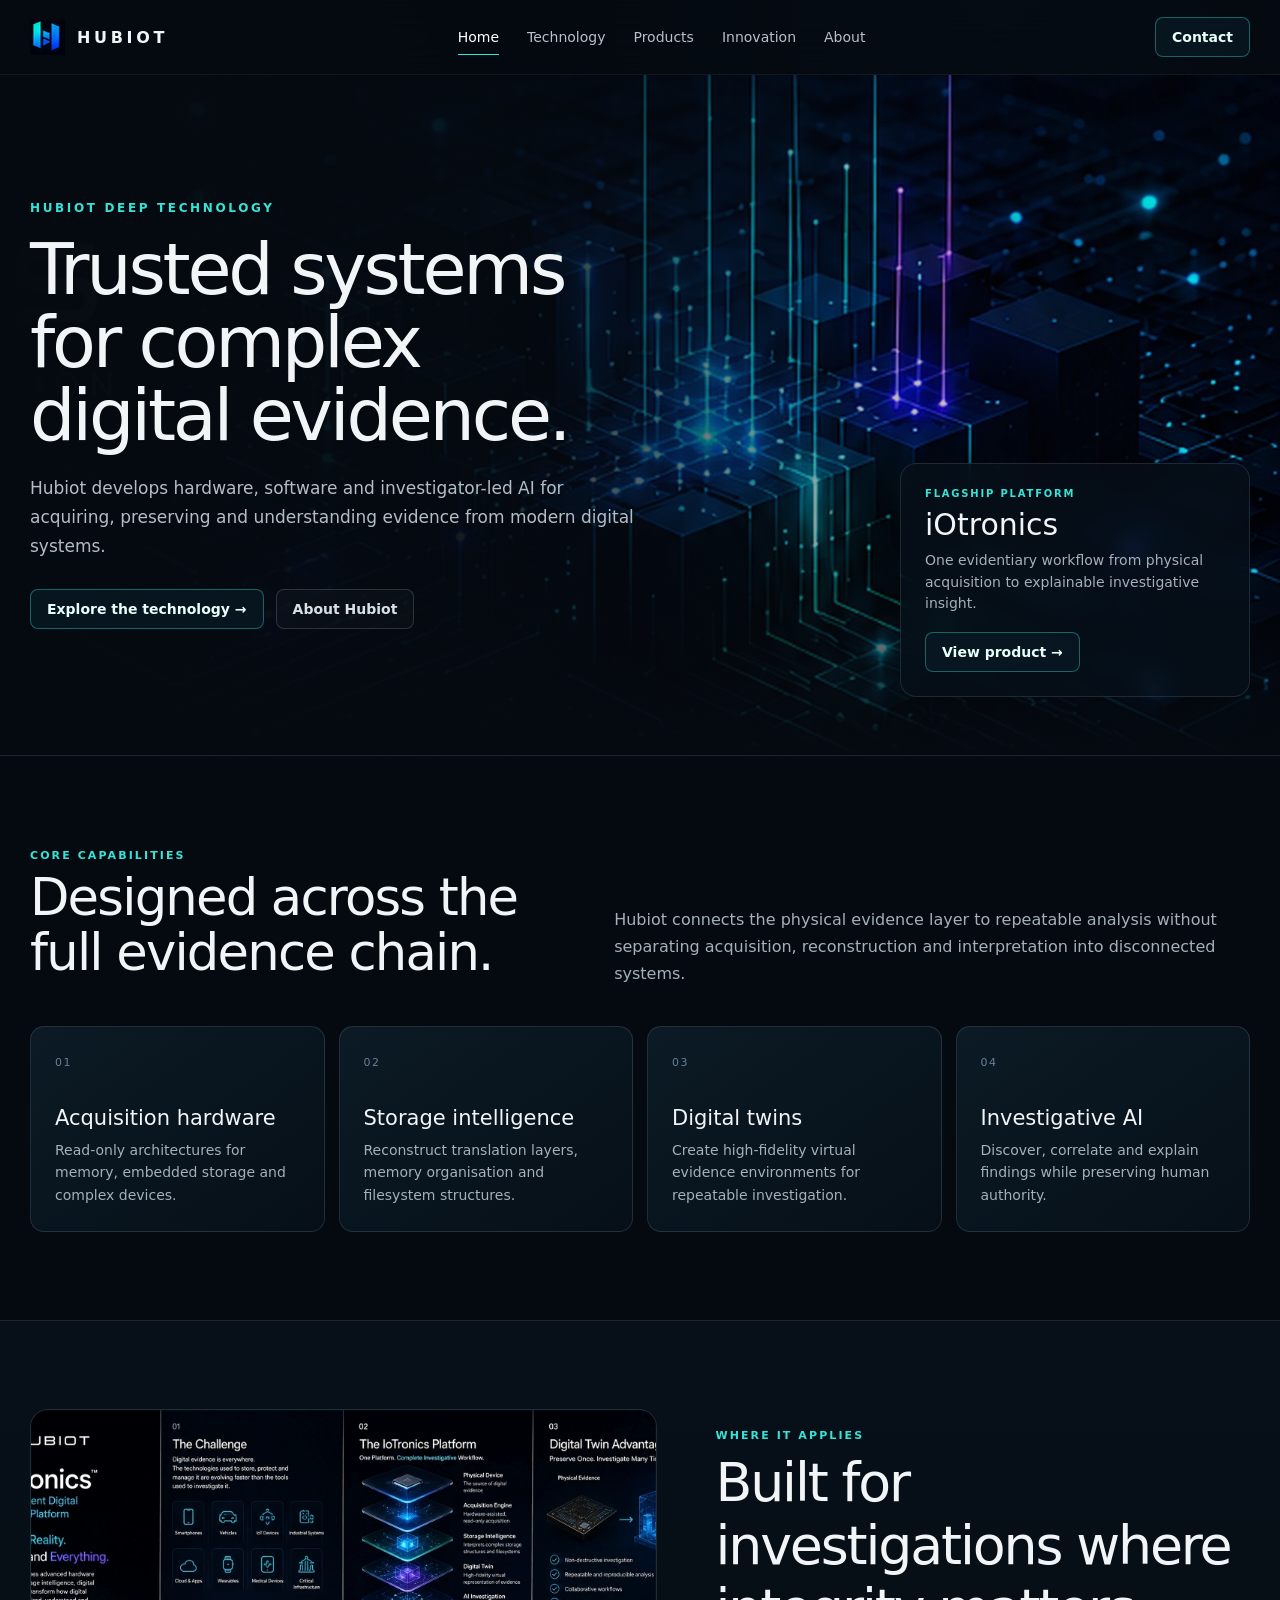
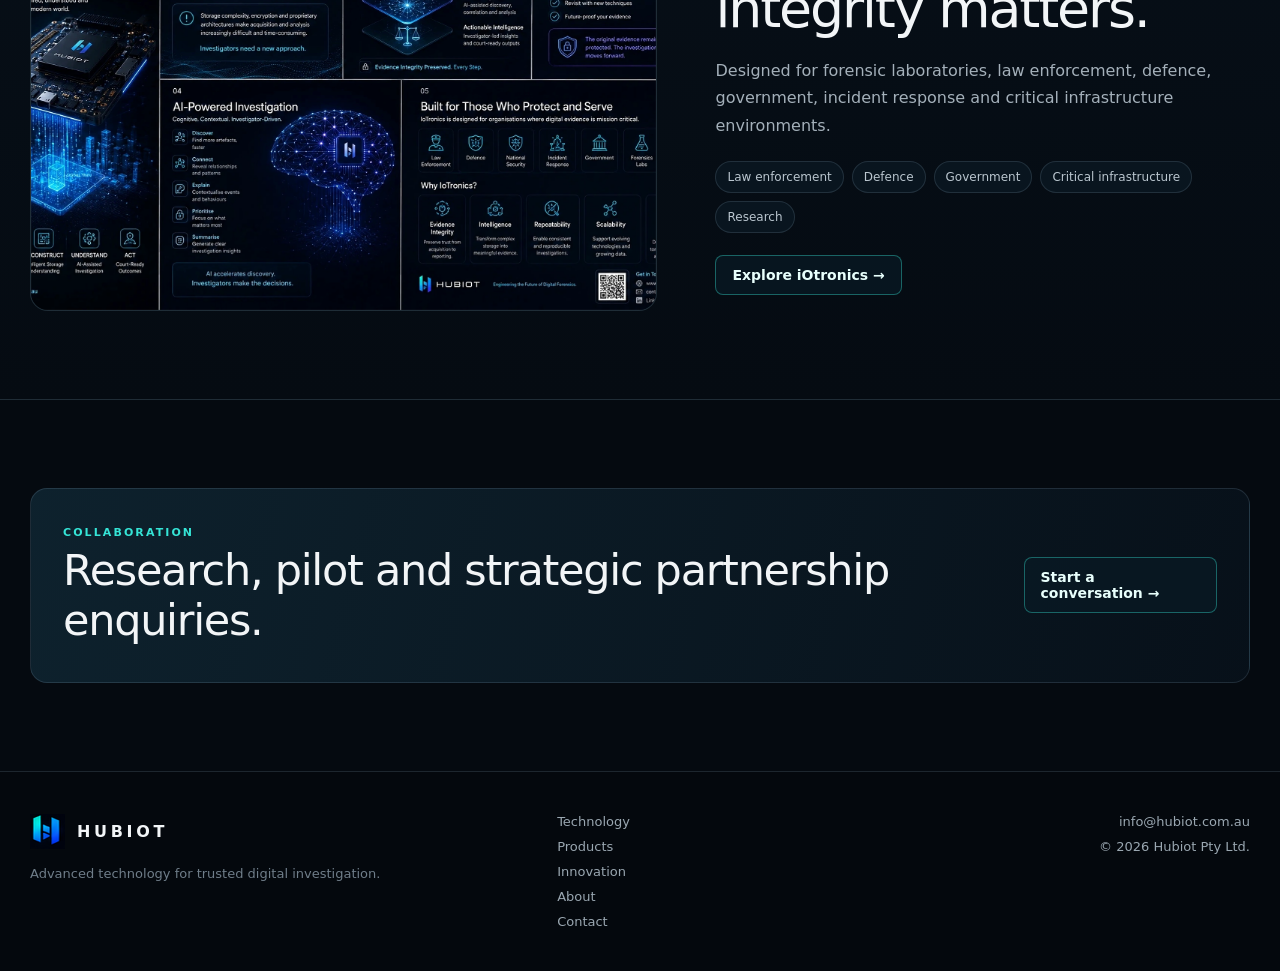
<file: index.html>
<!doctype html>
<html lang="en">
<head>
  <meta charset="utf-8">
  <meta name="viewport" content="width=device-width,initial-scale=1">
  <meta name="theme-color" content="#050a10">
  <meta name="description" content="Hubiot develops advanced hardware, software and AI systems for digital evidence.">
  <meta property="og:title" content="Hubiot — Trusted Digital Evidence Technology">
  <meta property="og:description" content="Hubiot develops advanced hardware, software and AI systems for digital evidence.">
  <meta property="og:image" content="https://hubiot.com.au/assets/images/site/og-image.jpg">
  <link rel="icon" href="/assets/images/brand/hubiot-mark.webp">
  <link rel="stylesheet" href="/assets/css/site.css">
  <title>Hubiot — Trusted Digital Evidence Technology</title>
</head>
<body>

<header class="site-header">
  <div class="shell nav">
    <a class="brand" href="/" aria-label="Hubiot home">
      <img src="/assets/images/brand/hubiot-mark.webp" alt="">
      <span>HUBIOT</span>
    </a>
    <nav class="nav-links" aria-label="Primary navigation"><a class="active" href="/">Home</a><a class="" href="/technology/">Technology</a><a class="" href="/products/">Products</a><a class="" href="/innovation/">Innovation</a><a class="" href="/about/">About</a></nav>
    <a class="header-cta" href="/contact/">Contact</a>
  </div>
</header>

<main>
<section class="hero">
  <div class="hero-bg" aria-hidden="true"></div>
  <div class="shell hero-grid">
    <div class="hero-copy">
      <p class="kicker">Hubiot Deep Technology</p>
      <h1>Trusted systems for complex digital evidence.</h1>
      <p>Hubiot develops hardware, software and investigator-led AI for acquiring, preserving and understanding evidence from modern digital systems.</p>
      <div class="actions">
        <a class="button" href="/technology/">Explore the technology →</a>
        <a class="button ghost" href="/about/">About Hubiot</a>
      </div>
    </div>
    <aside class="hero-product">
      <small>Flagship platform</small>
      <h2>iOtronics</h2>
      <p>One evidentiary workflow from physical acquisition to explainable investigative insight.</p>
      <a class="button" href="/products/iotronics/">View product →</a>
    </aside>
  </div>
</section>

<section class="section">
  <div class="shell">
    <div class="section-heading">
      <div><span class="eyebrow">Core capabilities</span><h2>Designed across the full evidence chain.</h2></div>
      <p>Hubiot connects the physical evidence layer to repeatable analysis without separating acquisition, reconstruction and interpretation into disconnected systems.</p>
    </div>
    <div class="capability-grid">
      <article class="capability"><span class="index">01</span><h3>Acquisition hardware</h3><p>Read-only architectures for memory, embedded storage and complex devices.</p></article>
      <article class="capability"><span class="index">02</span><h3>Storage intelligence</h3><p>Reconstruct translation layers, memory organisation and filesystem structures.</p></article>
      <article class="capability"><span class="index">03</span><h3>Digital twins</h3><p>Create high-fidelity virtual evidence environments for repeatable investigation.</p></article>
      <article class="capability"><span class="index">04</span><h3>Investigative AI</h3><p>Discover, correlate and explain findings while preserving human authority.</p></article>
    </div>
  </div>
</section>

<section class="section alt">
  <div class="shell feature-split">
    <div class="image-frame"><img src="/assets/images/site/mission-context.webp" alt="Digital evidence platform context"></div>
    <div class="feature-copy">
      <span class="eyebrow">Where it applies</span>
      <h2>Built for investigations where integrity matters.</h2>
      <p>Designed for forensic laboratories, law enforcement, defence, government, incident response and critical infrastructure environments.</p>
      <div class="tags"><span>Law enforcement</span><span>Defence</span><span>Government</span><span>Critical infrastructure</span><span>Research</span></div>
      <a class="button" href="/products/iotronics/">Explore iOtronics →</a>
    </div>
  </div>
</section>

<section class="section">
  <div class="shell cta-panel">
    <div><span class="eyebrow">Collaboration</span><h2>Research, pilot and strategic partnership enquiries.</h2></div>
    <a class="button" href="/contact/">Start a conversation →</a>
  </div>
</section>
</main>


<footer class="site-footer">
  <div class="shell footer-grid">
    <div>
      <a class="brand" href="/"><img src="/assets/images/brand/hubiot-mark.webp" alt=""><span>HUBIOT</span></a>
      <p>Advanced technology for trusted digital investigation.</p>
    </div>
    <div class="footer-links">
      <a href="/technology/">Technology</a>
      <a href="/products/">Products</a>
      <a href="/innovation/">Innovation</a>
      <a href="/about/">About</a>
      <a href="/contact/">Contact</a>
    </div>
    <div class="footer-meta">
      <a href="mailto:info@hubiot.com.au">info@hubiot.com.au</a>
      <span>© 2026 Hubiot Pty Ltd.</span>
    </div>
  </div>
</footer>
<script src="/assets/js/site.js"></script>
</body>
</html>
</file>
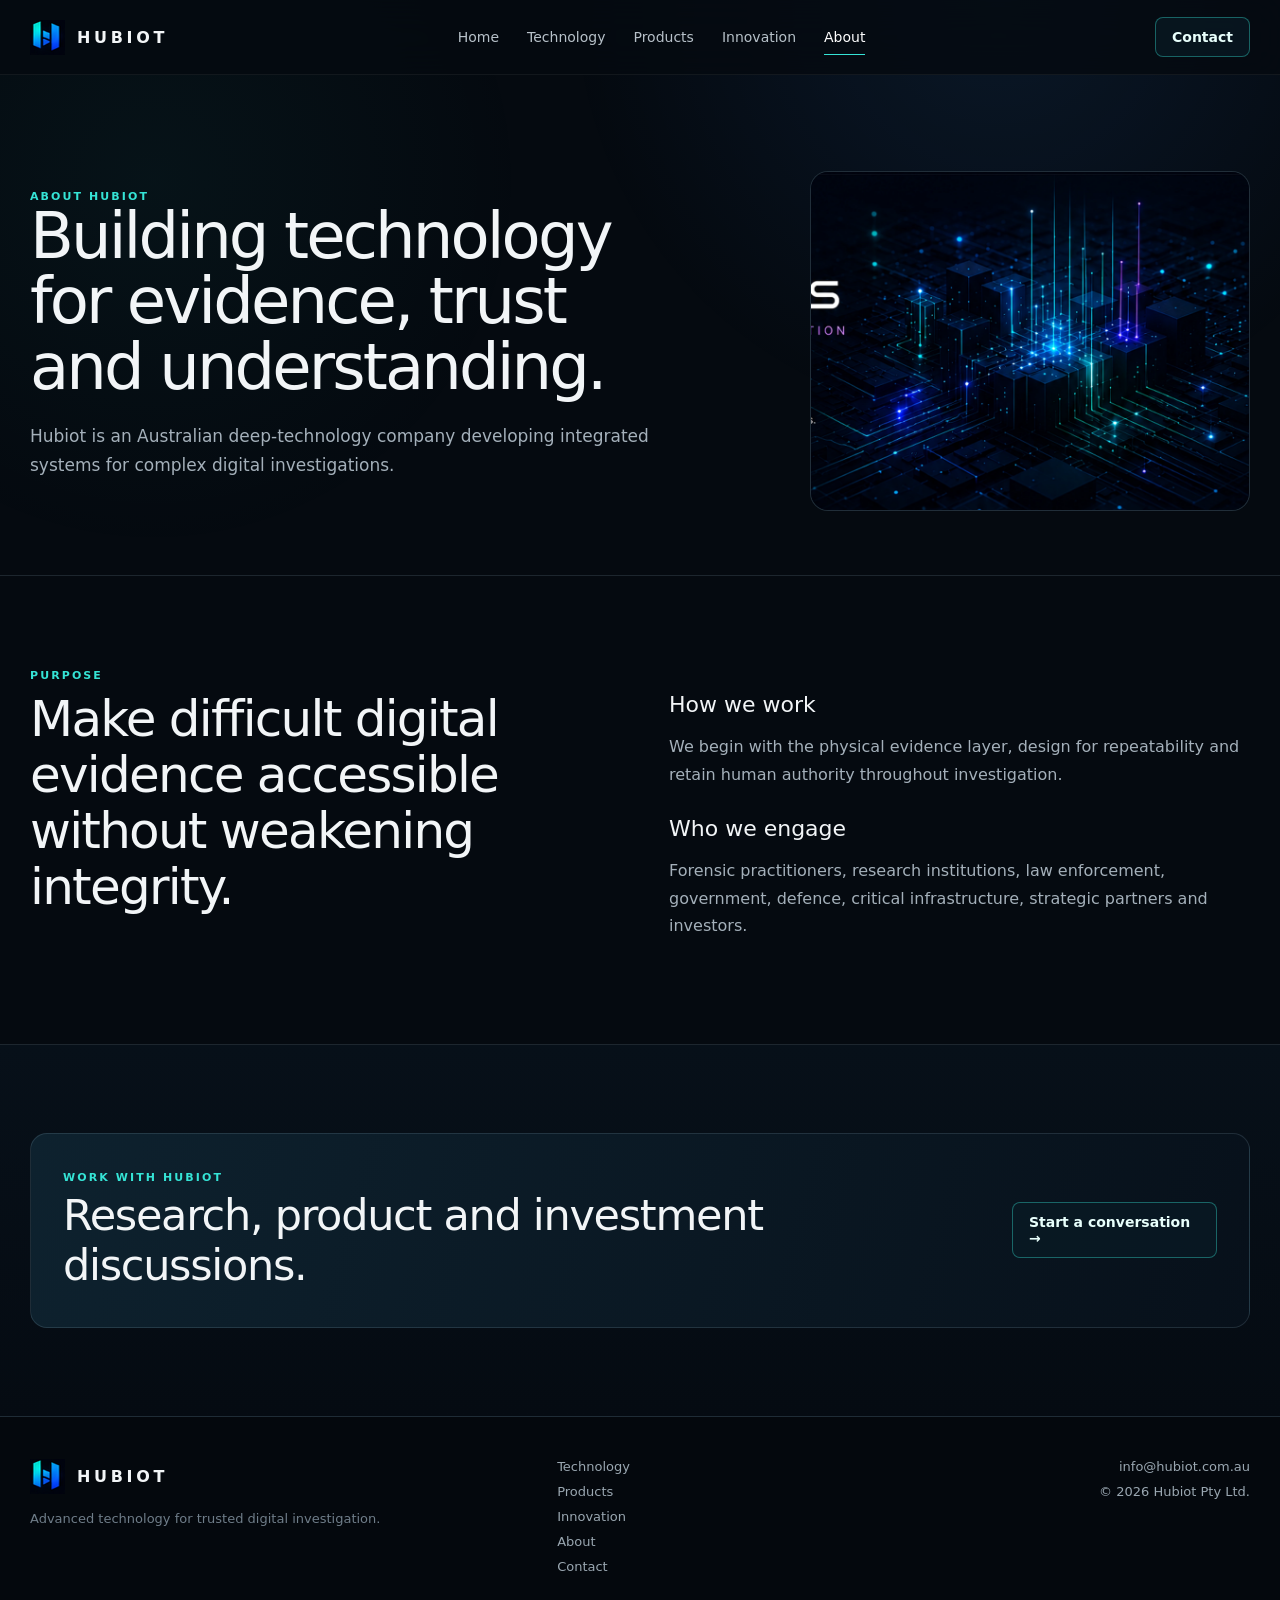
<file: about/index.html>
<!doctype html>
<html lang="en">
<head>
  <meta charset="utf-8">
  <meta name="viewport" content="width=device-width,initial-scale=1">
  <meta name="theme-color" content="#050a10">
  <meta name="description" content="Hubiot develops advanced hardware, software and AI systems for digital evidence.">
  <meta property="og:title" content="About — Hubiot">
  <meta property="og:description" content="Hubiot develops advanced hardware, software and AI systems for digital evidence.">
  <meta property="og:image" content="https://hubiot.com.au/assets/images/site/og-image.jpg">
  <link rel="icon" href="/assets/images/brand/hubiot-mark.webp">
  <link rel="stylesheet" href="/assets/css/site.css">
  <title>About — Hubiot</title>
</head>
<body>

<header class="site-header">
  <div class="shell nav">
    <a class="brand" href="/" aria-label="Hubiot home">
      <img src="/assets/images/brand/hubiot-mark.webp" alt="">
      <span>HUBIOT</span>
    </a>
    <nav class="nav-links" aria-label="Primary navigation"><a class="" href="/">Home</a><a class="" href="/technology/">Technology</a><a class="" href="/products/">Products</a><a class="" href="/innovation/">Innovation</a><a class="active" href="/about/">About</a></nav>
    <a class="header-cta" href="/contact/">Contact</a>
  </div>
</header>

<main>
<section class="page-hero">
  <div class="shell page-hero-grid">
    <div><span class="eyebrow">About Hubiot</span><h1>Building technology for evidence, trust and understanding.</h1><p class="intro">Hubiot is an Australian deep-technology company developing integrated systems for complex digital investigations.</p></div>
    <div class="page-visual"><img src="/assets/images/site/hero-architecture.webp" alt="Hubiot technology architecture"></div>
  </div>
</section>

<section class="section">
  <div class="shell about-grid">
    <div class="prose"><span class="eyebrow">Purpose</span><h2>Make difficult digital evidence accessible without weakening integrity.</h2></div>
    <div class="prose"><h3>How we work</h3><p>We begin with the physical evidence layer, design for repeatability and retain human authority throughout investigation.</p><h3>Who we engage</h3><p>Forensic practitioners, research institutions, law enforcement, government, defence, critical infrastructure, strategic partners and investors.</p></div>
  </div>
</section>

<section class="section alt">
  <div class="shell cta-panel"><div><span class="eyebrow">Work with Hubiot</span><h2>Research, product and investment discussions.</h2></div><a class="button" href="/contact/">Start a conversation →</a></div>
</section>
</main>


<footer class="site-footer">
  <div class="shell footer-grid">
    <div>
      <a class="brand" href="/"><img src="/assets/images/brand/hubiot-mark.webp" alt=""><span>HUBIOT</span></a>
      <p>Advanced technology for trusted digital investigation.</p>
    </div>
    <div class="footer-links">
      <a href="/technology/">Technology</a>
      <a href="/products/">Products</a>
      <a href="/innovation/">Innovation</a>
      <a href="/about/">About</a>
      <a href="/contact/">Contact</a>
    </div>
    <div class="footer-meta">
      <a href="mailto:info@hubiot.com.au">info@hubiot.com.au</a>
      <span>© 2026 Hubiot Pty Ltd.</span>
    </div>
  </div>
</footer>
<script src="/assets/js/site.js"></script>
</body>
</html>
</file>
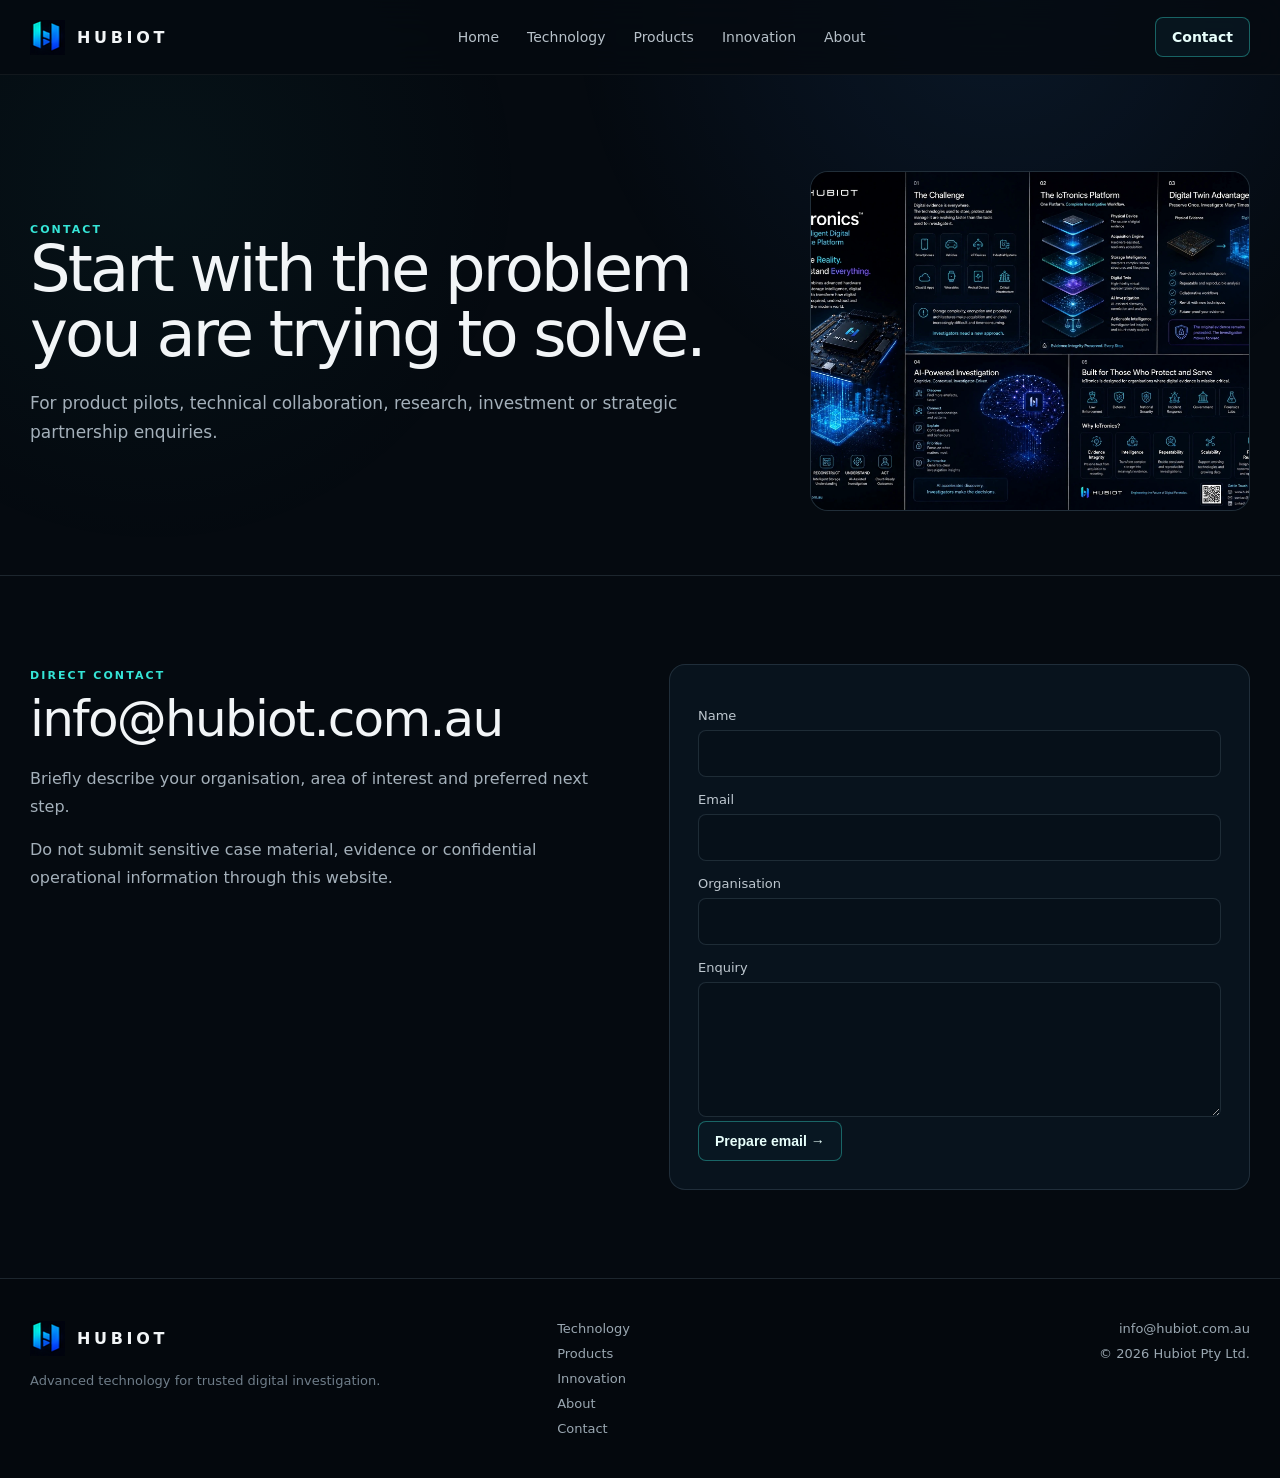
<file: contact/index.html>
<!doctype html>
<html lang="en">
<head>
  <meta charset="utf-8">
  <meta name="viewport" content="width=device-width,initial-scale=1">
  <meta name="theme-color" content="#050a10">
  <meta name="description" content="Hubiot develops advanced hardware, software and AI systems for digital evidence.">
  <meta property="og:title" content="Contact — Hubiot">
  <meta property="og:description" content="Hubiot develops advanced hardware, software and AI systems for digital evidence.">
  <meta property="og:image" content="https://hubiot.com.au/assets/images/site/og-image.jpg">
  <link rel="icon" href="/assets/images/brand/hubiot-mark.webp">
  <link rel="stylesheet" href="/assets/css/site.css">
  <title>Contact — Hubiot</title>
</head>
<body>

<header class="site-header">
  <div class="shell nav">
    <a class="brand" href="/" aria-label="Hubiot home">
      <img src="/assets/images/brand/hubiot-mark.webp" alt="">
      <span>HUBIOT</span>
    </a>
    <nav class="nav-links" aria-label="Primary navigation"><a class="" href="/">Home</a><a class="" href="/technology/">Technology</a><a class="" href="/products/">Products</a><a class="" href="/innovation/">Innovation</a><a class="" href="/about/">About</a></nav>
    <a class="header-cta" href="/contact/">Contact</a>
  </div>
</header>

<main>
<section class="page-hero">
  <div class="shell page-hero-grid">
    <div><span class="eyebrow">Contact</span><h1>Start with the problem you are trying to solve.</h1><p class="intro">For product pilots, technical collaboration, research, investment or strategic partnership enquiries.</p></div>
    <div class="page-visual"><img src="/assets/images/site/mission-context.webp" alt="Hubiot collaboration context"></div>
  </div>
</section>

<section class="section">
  <div class="shell contact-grid">
    <div class="prose"><span class="eyebrow">Direct contact</span><h2>info@hubiot.com.au</h2><p>Briefly describe your organisation, area of interest and preferred next step.</p><p>Do not submit sensitive case material, evidence or confidential operational information through this website.</p></div>
    <form class="contact-panel" action="mailto:info@hubiot.com.au" method="post" enctype="text/plain">
      <label for="name">Name</label><input id="name" name="name" required>
      <label for="email">Email</label><input id="email" name="email" type="email" required>
      <label for="organisation">Organisation</label><input id="organisation" name="organisation">
      <label for="message">Enquiry</label><textarea id="message" name="message" required></textarea>
      <button class="button" type="submit">Prepare email →</button>
    </form>
  </div>
</section>
</main>


<footer class="site-footer">
  <div class="shell footer-grid">
    <div>
      <a class="brand" href="/"><img src="/assets/images/brand/hubiot-mark.webp" alt=""><span>HUBIOT</span></a>
      <p>Advanced technology for trusted digital investigation.</p>
    </div>
    <div class="footer-links">
      <a href="/technology/">Technology</a>
      <a href="/products/">Products</a>
      <a href="/innovation/">Innovation</a>
      <a href="/about/">About</a>
      <a href="/contact/">Contact</a>
    </div>
    <div class="footer-meta">
      <a href="mailto:info@hubiot.com.au">info@hubiot.com.au</a>
      <span>© 2026 Hubiot Pty Ltd.</span>
    </div>
  </div>
</footer>
<script src="/assets/js/site.js"></script>
</body>
</html>
</file>
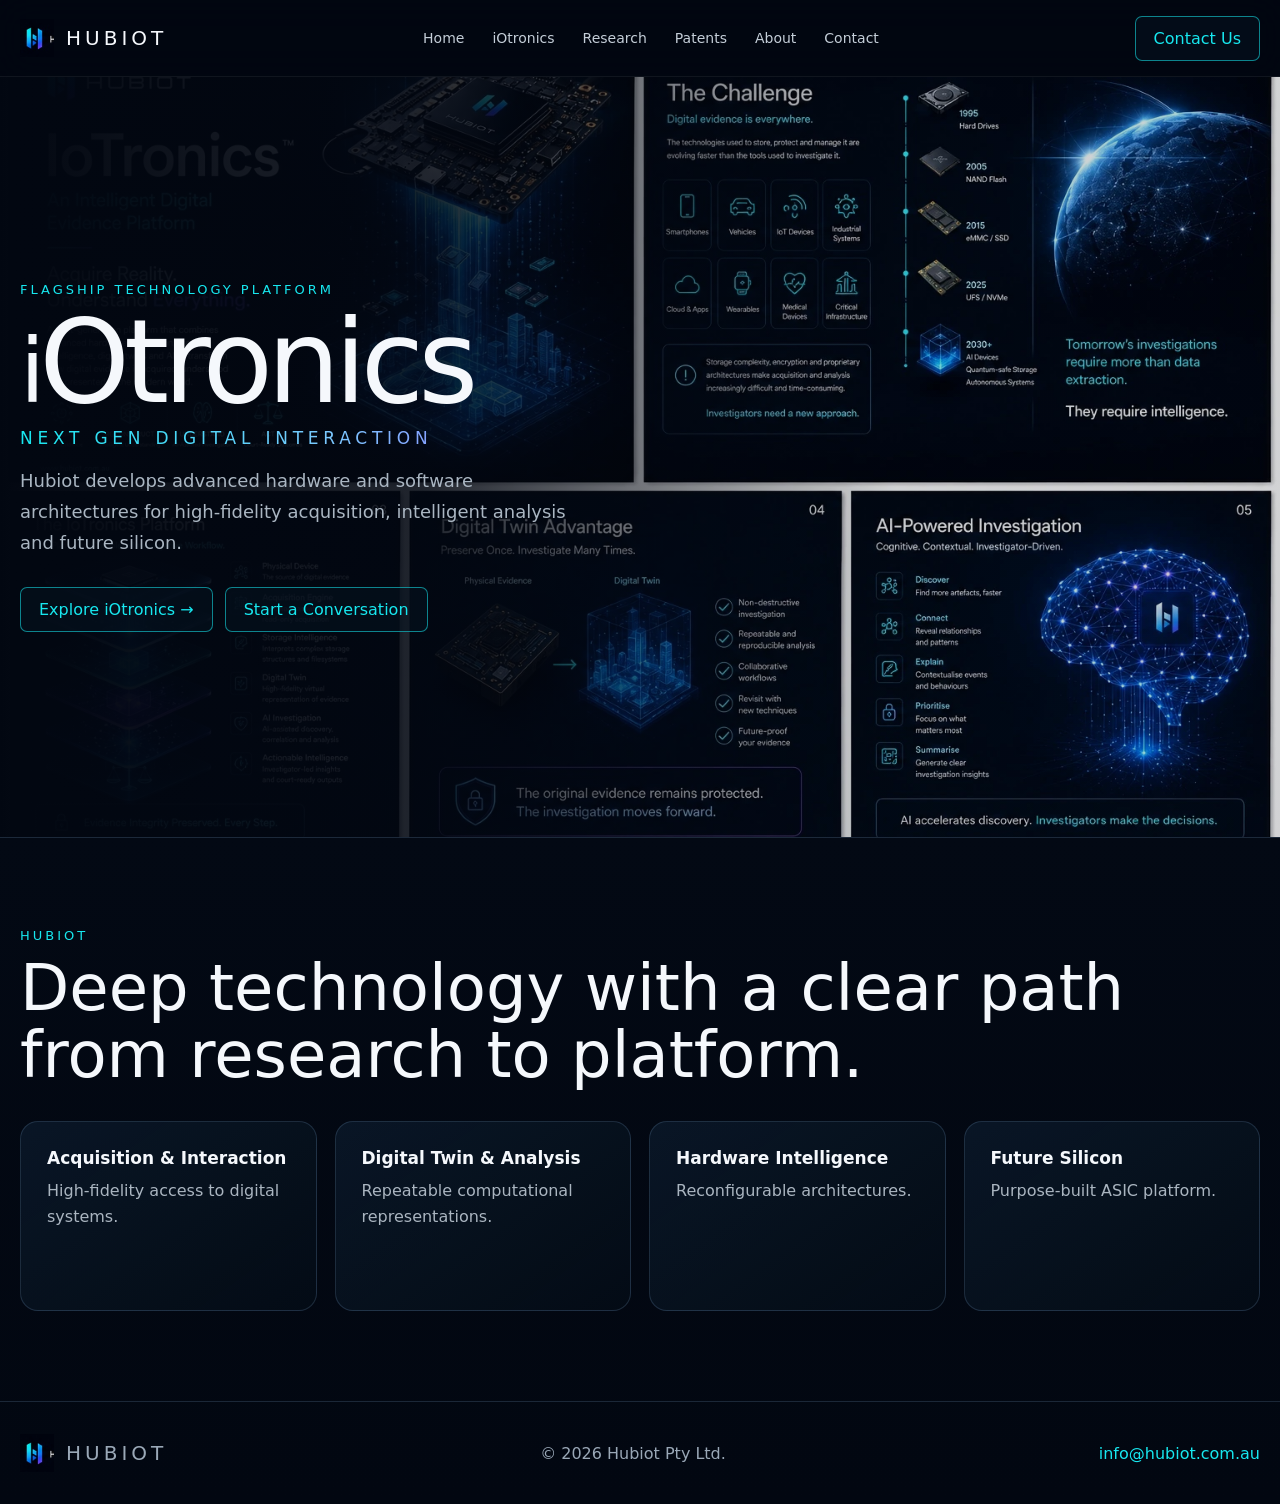
<file: hubiot-site-pro/index.html>
<!doctype html><html lang="en"><head><meta charset="utf-8"><meta name="viewport" content="width=device-width,initial-scale=1"><meta name="theme-color" content="#020711"><meta name="description" content="Hubiot — iOtronics"><link rel="icon" href="assets/images/brand/hubiot-mark.webp"><link rel="stylesheet" href="assets/css/site.css"><title>Hubiot — iOtronics</title></head><body><header><nav class="wrap"><a class="brand" href="index.html"><img src="assets/images/brand/hubiot-mark.webp" alt=""><span>HUBIOT</span></a><div class="links"><a href="index.html">Home</a><a href="products/iotronics/index.html">iOtronics</a><a href="research/index.html">Research</a><a href="patents/index.html">Patents</a><a href="about/index.html">About</a><a href="contact/index.html">Contact</a></div><a class="nav-cta" href="mailto:info@hubiot.com.au">Contact Us</a></nav></header><main><section class="hero"><div class="wrap hero-inner"><div><div class="eyebrow">Flagship Technology Platform</div><h1><span style="font-size:.78em">i</span>Otronics</h1><div class="tag">Next Gen Digital Interaction</div><p class="lead">Hubiot develops advanced hardware and software architectures for high-fidelity acquisition, intelligent analysis and future silicon.</p><div class="actions"><a class="btn" href="products/iotronics/index.html">Explore iOtronics →</a><a class="btn" href="contact/index.html">Start a Conversation</a></div></div></div></section><section class="section"><div class="wrap"><div class="kicker">Hubiot</div><h2 class="title">Deep technology with a clear path from research to platform.</h2><div class="grid4"><div class="card"><h3>Acquisition & Interaction</h3><p>High-fidelity access to digital systems.</p></div><div class="card"><h3>Digital Twin & Analysis</h3><p>Repeatable computational representations.</p></div><div class="card"><h3>Hardware Intelligence</h3><p>Reconfigurable architectures.</p></div><div class="card"><h3>Future Silicon</h3><p>Purpose-built ASIC platform.</p></div></div></div></section></main><footer class="footer"><div class="wrap footer-row"><a class="brand" href="index.html"><img src="assets/images/brand/hubiot-mark.webp" alt=""><span>HUBIOT</span></a><span>© 2026 Hubiot Pty Ltd.</span><a class="contact" href="mailto:info@hubiot.com.au">info@hubiot.com.au</a></div></footer><script src="assets/js/site.js"></script></body></html>
</file>
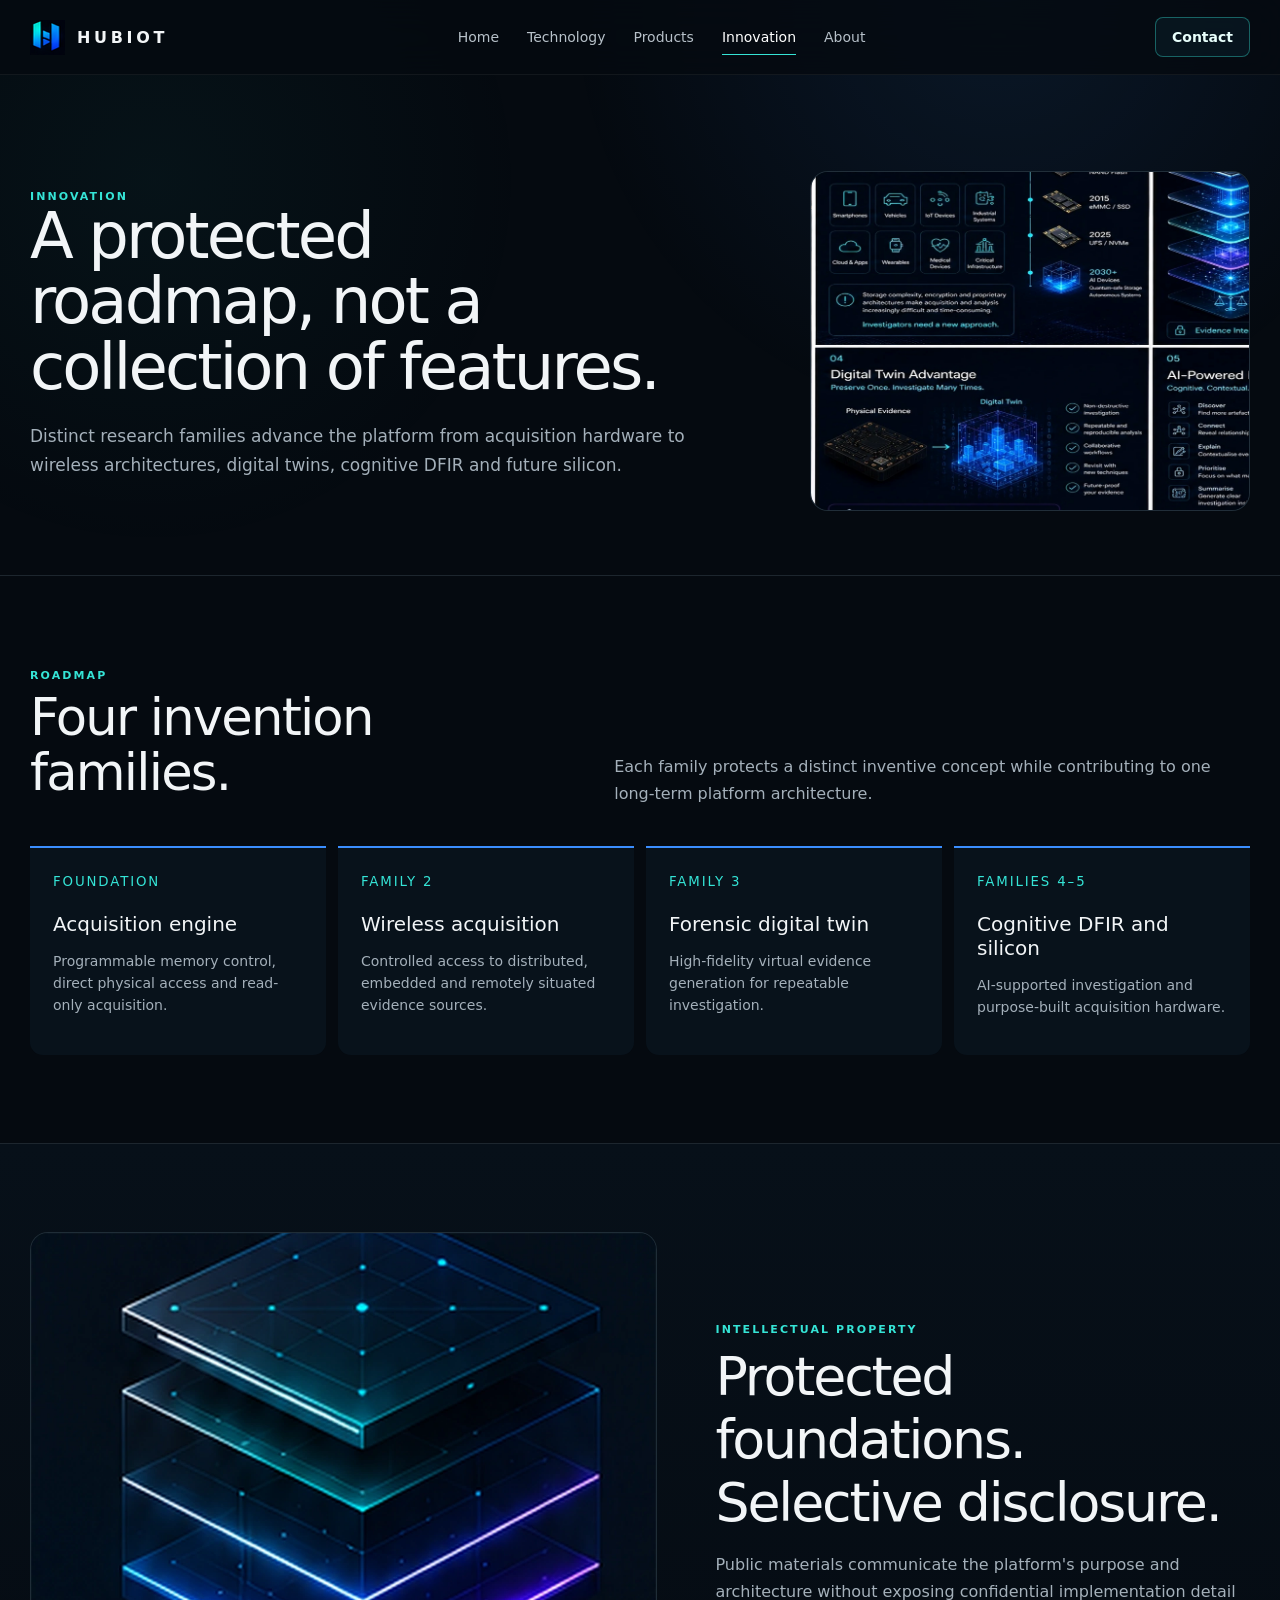
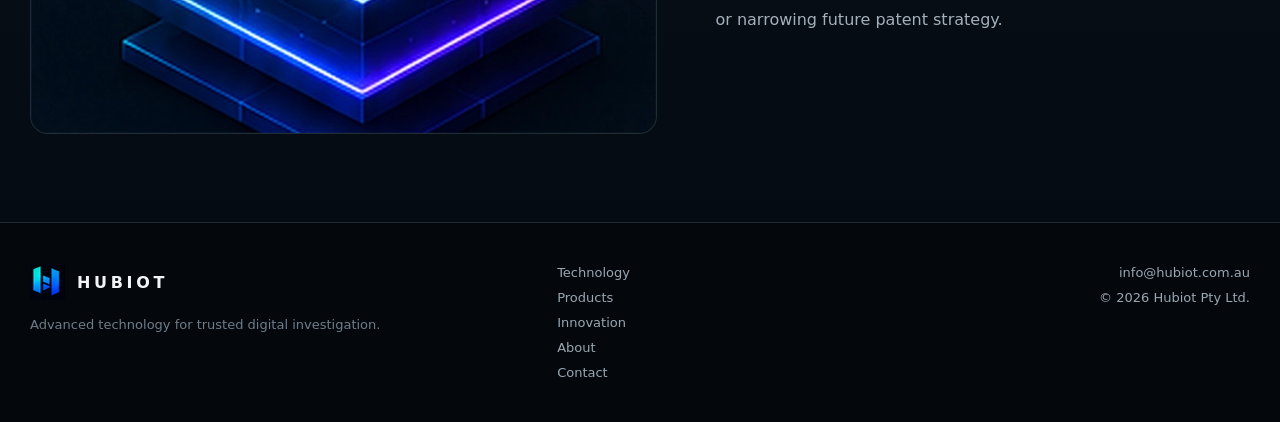
<file: innovation/index.html>
<!doctype html>
<html lang="en">
<head>
  <meta charset="utf-8">
  <meta name="viewport" content="width=device-width,initial-scale=1">
  <meta name="theme-color" content="#050a10">
  <meta name="description" content="Hubiot develops advanced hardware, software and AI systems for digital evidence.">
  <meta property="og:title" content="Innovation — Hubiot">
  <meta property="og:description" content="Hubiot develops advanced hardware, software and AI systems for digital evidence.">
  <meta property="og:image" content="https://hubiot.com.au/assets/images/site/og-image.jpg">
  <link rel="icon" href="/assets/images/brand/hubiot-mark.webp">
  <link rel="stylesheet" href="/assets/css/site.css">
  <title>Innovation — Hubiot</title>
</head>
<body>

<header class="site-header">
  <div class="shell nav">
    <a class="brand" href="/" aria-label="Hubiot home">
      <img src="/assets/images/brand/hubiot-mark.webp" alt="">
      <span>HUBIOT</span>
    </a>
    <nav class="nav-links" aria-label="Primary navigation"><a class="" href="/">Home</a><a class="" href="/technology/">Technology</a><a class="" href="/products/">Products</a><a class="active" href="/innovation/">Innovation</a><a class="" href="/about/">About</a></nav>
    <a class="header-cta" href="/contact/">Contact</a>
  </div>
</header>

<main>
<section class="page-hero">
  <div class="shell page-hero-grid">
    <div><span class="eyebrow">Innovation</span><h1>A protected roadmap, not a collection of features.</h1><p class="intro">Distinct research families advance the platform from acquisition hardware to wireless architectures, digital twins, cognitive DFIR and future silicon.</p></div>
    <div class="page-visual"><img src="/assets/images/site/storage-intelligence.webp" alt="Hubiot innovation architecture"></div>
  </div>
</section>

<section class="section">
  <div class="shell">
    <div class="section-heading"><div><span class="eyebrow">Roadmap</span><h2>Four invention families.</h2></div><p>Each family protects a distinct inventive concept while contributing to one long-term platform architecture.</p></div>
    <div class="timeline">
      <article><small>Foundation</small><h3>Acquisition engine</h3><p>Programmable memory control, direct physical access and read-only acquisition.</p></article>
      <article><small>Family 2</small><h3>Wireless acquisition</h3><p>Controlled access to distributed, embedded and remotely situated evidence sources.</p></article>
      <article><small>Family 3</small><h3>Forensic digital twin</h3><p>High-fidelity virtual evidence generation for repeatable investigation.</p></article>
      <article><small>Families 4–5</small><h3>Cognitive DFIR and silicon</h3><p>AI-supported investigation and purpose-built acquisition hardware.</p></article>
    </div>
  </div>
</section>

<section class="section alt">
  <div class="shell feature-split">
    <div class="image-frame"><img src="/assets/images/site/platform-stack.webp" alt="Hubiot platform stack"></div>
    <div class="feature-copy"><span class="eyebrow">Intellectual property</span><h2>Protected foundations. Selective disclosure.</h2><p>Public materials communicate the platform's purpose and architecture without exposing confidential implementation detail or narrowing future patent strategy.</p></div>
  </div>
</section>
</main>


<footer class="site-footer">
  <div class="shell footer-grid">
    <div>
      <a class="brand" href="/"><img src="/assets/images/brand/hubiot-mark.webp" alt=""><span>HUBIOT</span></a>
      <p>Advanced technology for trusted digital investigation.</p>
    </div>
    <div class="footer-links">
      <a href="/technology/">Technology</a>
      <a href="/products/">Products</a>
      <a href="/innovation/">Innovation</a>
      <a href="/about/">About</a>
      <a href="/contact/">Contact</a>
    </div>
    <div class="footer-meta">
      <a href="mailto:info@hubiot.com.au">info@hubiot.com.au</a>
      <span>© 2026 Hubiot Pty Ltd.</span>
    </div>
  </div>
</footer>
<script src="/assets/js/site.js"></script>
</body>
</html>
</file>
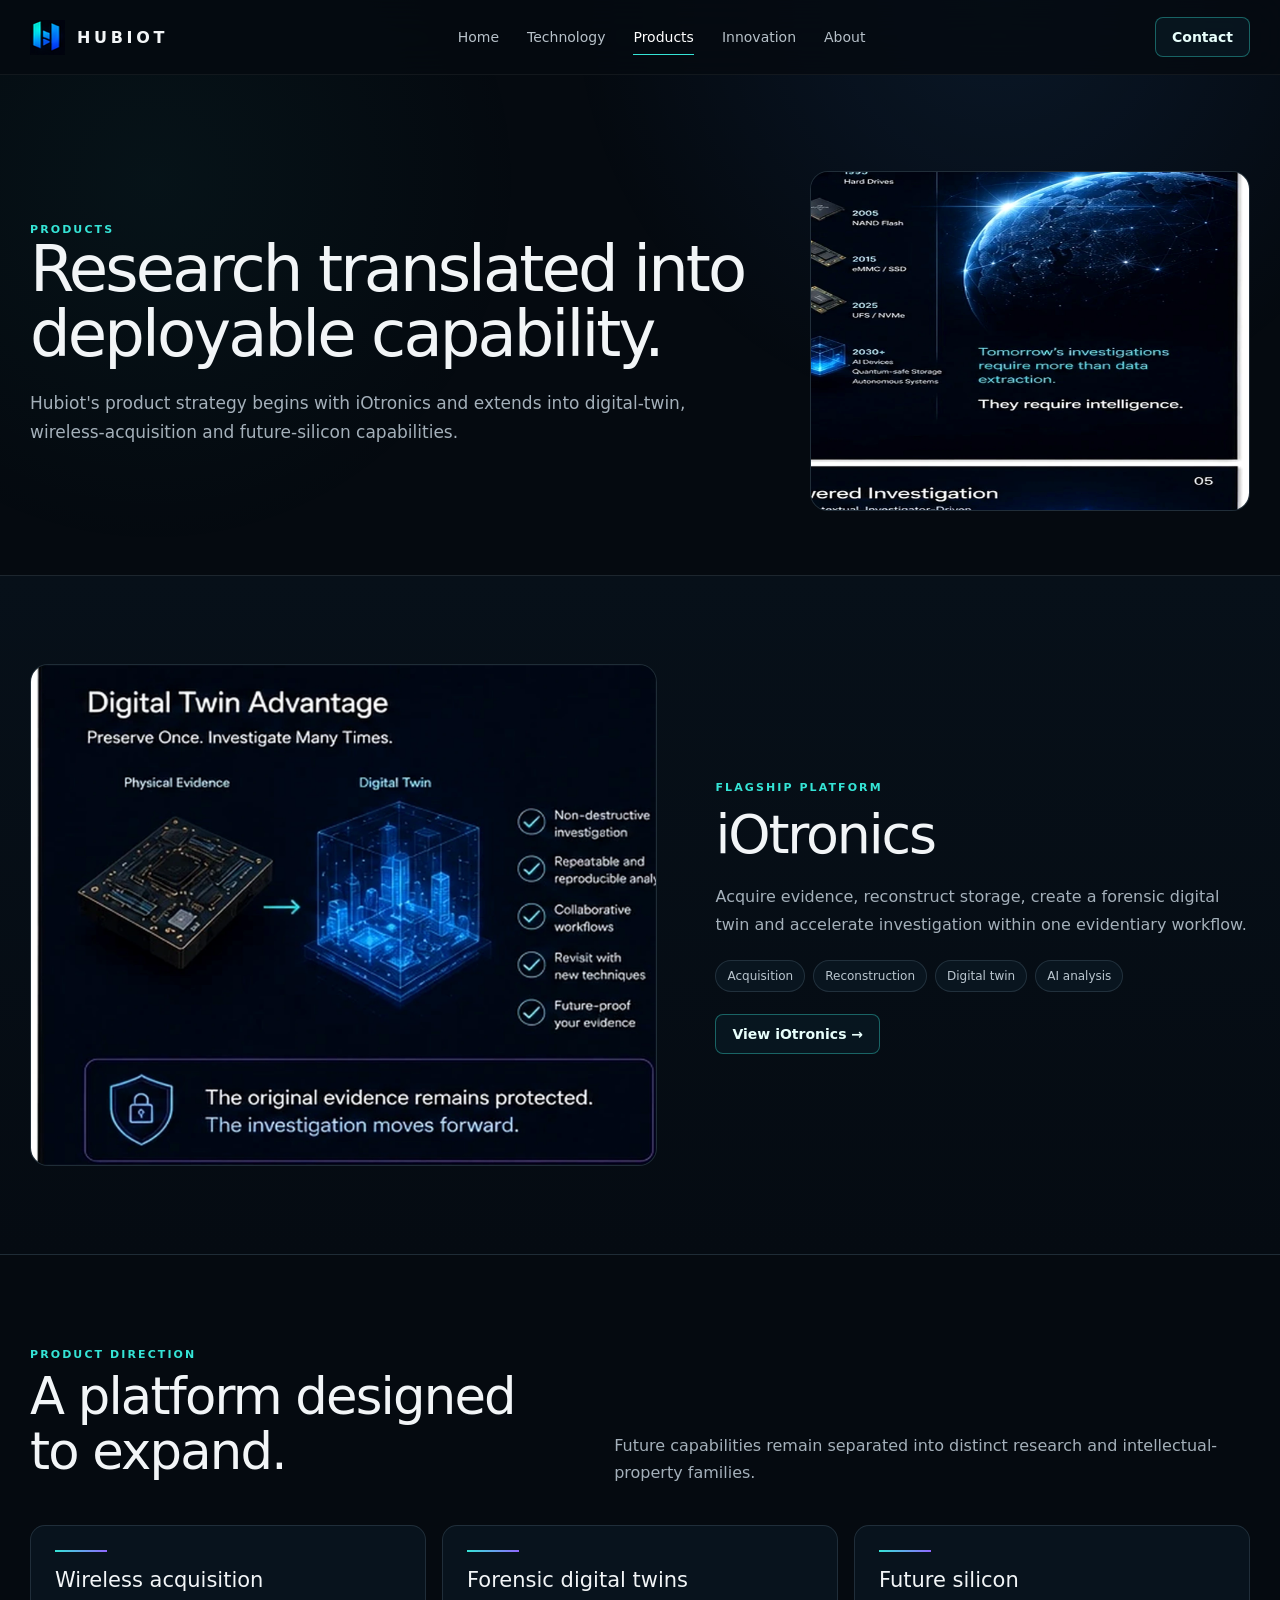
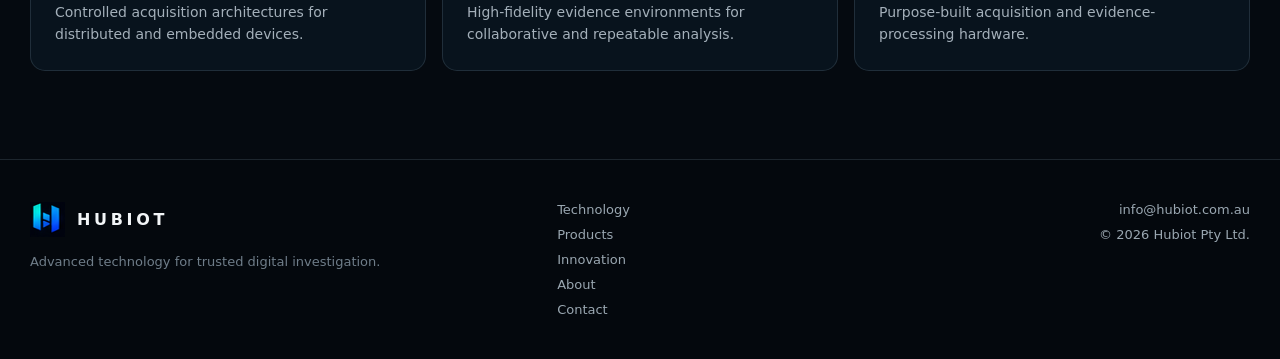
<file: products/index.html>
<!doctype html>
<html lang="en">
<head>
  <meta charset="utf-8">
  <meta name="viewport" content="width=device-width,initial-scale=1">
  <meta name="theme-color" content="#050a10">
  <meta name="description" content="Hubiot develops advanced hardware, software and AI systems for digital evidence.">
  <meta property="og:title" content="Products — Hubiot">
  <meta property="og:description" content="Hubiot develops advanced hardware, software and AI systems for digital evidence.">
  <meta property="og:image" content="https://hubiot.com.au/assets/images/site/og-image.jpg">
  <link rel="icon" href="/assets/images/brand/hubiot-mark.webp">
  <link rel="stylesheet" href="/assets/css/site.css">
  <title>Products — Hubiot</title>
</head>
<body>

<header class="site-header">
  <div class="shell nav">
    <a class="brand" href="/" aria-label="Hubiot home">
      <img src="/assets/images/brand/hubiot-mark.webp" alt="">
      <span>HUBIOT</span>
    </a>
    <nav class="nav-links" aria-label="Primary navigation"><a class="" href="/">Home</a><a class="" href="/technology/">Technology</a><a class="active" href="/products/">Products</a><a class="" href="/innovation/">Innovation</a><a class="" href="/about/">About</a></nav>
    <a class="header-cta" href="/contact/">Contact</a>
  </div>
</header>

<main>
<section class="page-hero">
  <div class="shell page-hero-grid">
    <div><span class="eyebrow">Products</span><h1>Research translated into deployable capability.</h1><p class="intro">Hubiot's product strategy begins with iOtronics and extends into digital-twin, wireless-acquisition and future-silicon capabilities.</p></div>
    <div class="page-visual"><img src="/assets/images/site/evidence-network.webp" alt="Connected digital evidence environment"></div>
  </div>
</section>

<section class="section alt">
  <div class="shell feature-split">
    <div class="image-frame"><img src="/assets/images/site/digital-twin.webp" alt="iOtronics digital twin capability"></div>
    <div class="feature-copy"><span class="eyebrow">Flagship platform</span><h2>iOtronics</h2><p>Acquire evidence, reconstruct storage, create a forensic digital twin and accelerate investigation within one evidentiary workflow.</p><div class="tags"><span>Acquisition</span><span>Reconstruction</span><span>Digital twin</span><span>AI analysis</span></div><a class="button" href="/products/iotronics/">View iOtronics →</a></div>
  </div>
</section>

<section class="section">
  <div class="shell">
    <div class="section-heading"><div><span class="eyebrow">Product direction</span><h2>A platform designed to expand.</h2></div><p>Future capabilities remain separated into distinct research and intellectual-property families.</p></div>
    <div class="compact-grid">
      <article class="compact-card"><div class="icon-line"></div><h3>Wireless acquisition</h3><p>Controlled acquisition architectures for distributed and embedded devices.</p></article>
      <article class="compact-card"><div class="icon-line"></div><h3>Forensic digital twins</h3><p>High-fidelity evidence environments for collaborative and repeatable analysis.</p></article>
      <article class="compact-card"><div class="icon-line"></div><h3>Future silicon</h3><p>Purpose-built acquisition and evidence-processing hardware.</p></article>
    </div>
  </div>
</section>
</main>


<footer class="site-footer">
  <div class="shell footer-grid">
    <div>
      <a class="brand" href="/"><img src="/assets/images/brand/hubiot-mark.webp" alt=""><span>HUBIOT</span></a>
      <p>Advanced technology for trusted digital investigation.</p>
    </div>
    <div class="footer-links">
      <a href="/technology/">Technology</a>
      <a href="/products/">Products</a>
      <a href="/innovation/">Innovation</a>
      <a href="/about/">About</a>
      <a href="/contact/">Contact</a>
    </div>
    <div class="footer-meta">
      <a href="mailto:info@hubiot.com.au">info@hubiot.com.au</a>
      <span>© 2026 Hubiot Pty Ltd.</span>
    </div>
  </div>
</footer>
<script src="/assets/js/site.js"></script>
</body>
</html>
</file>
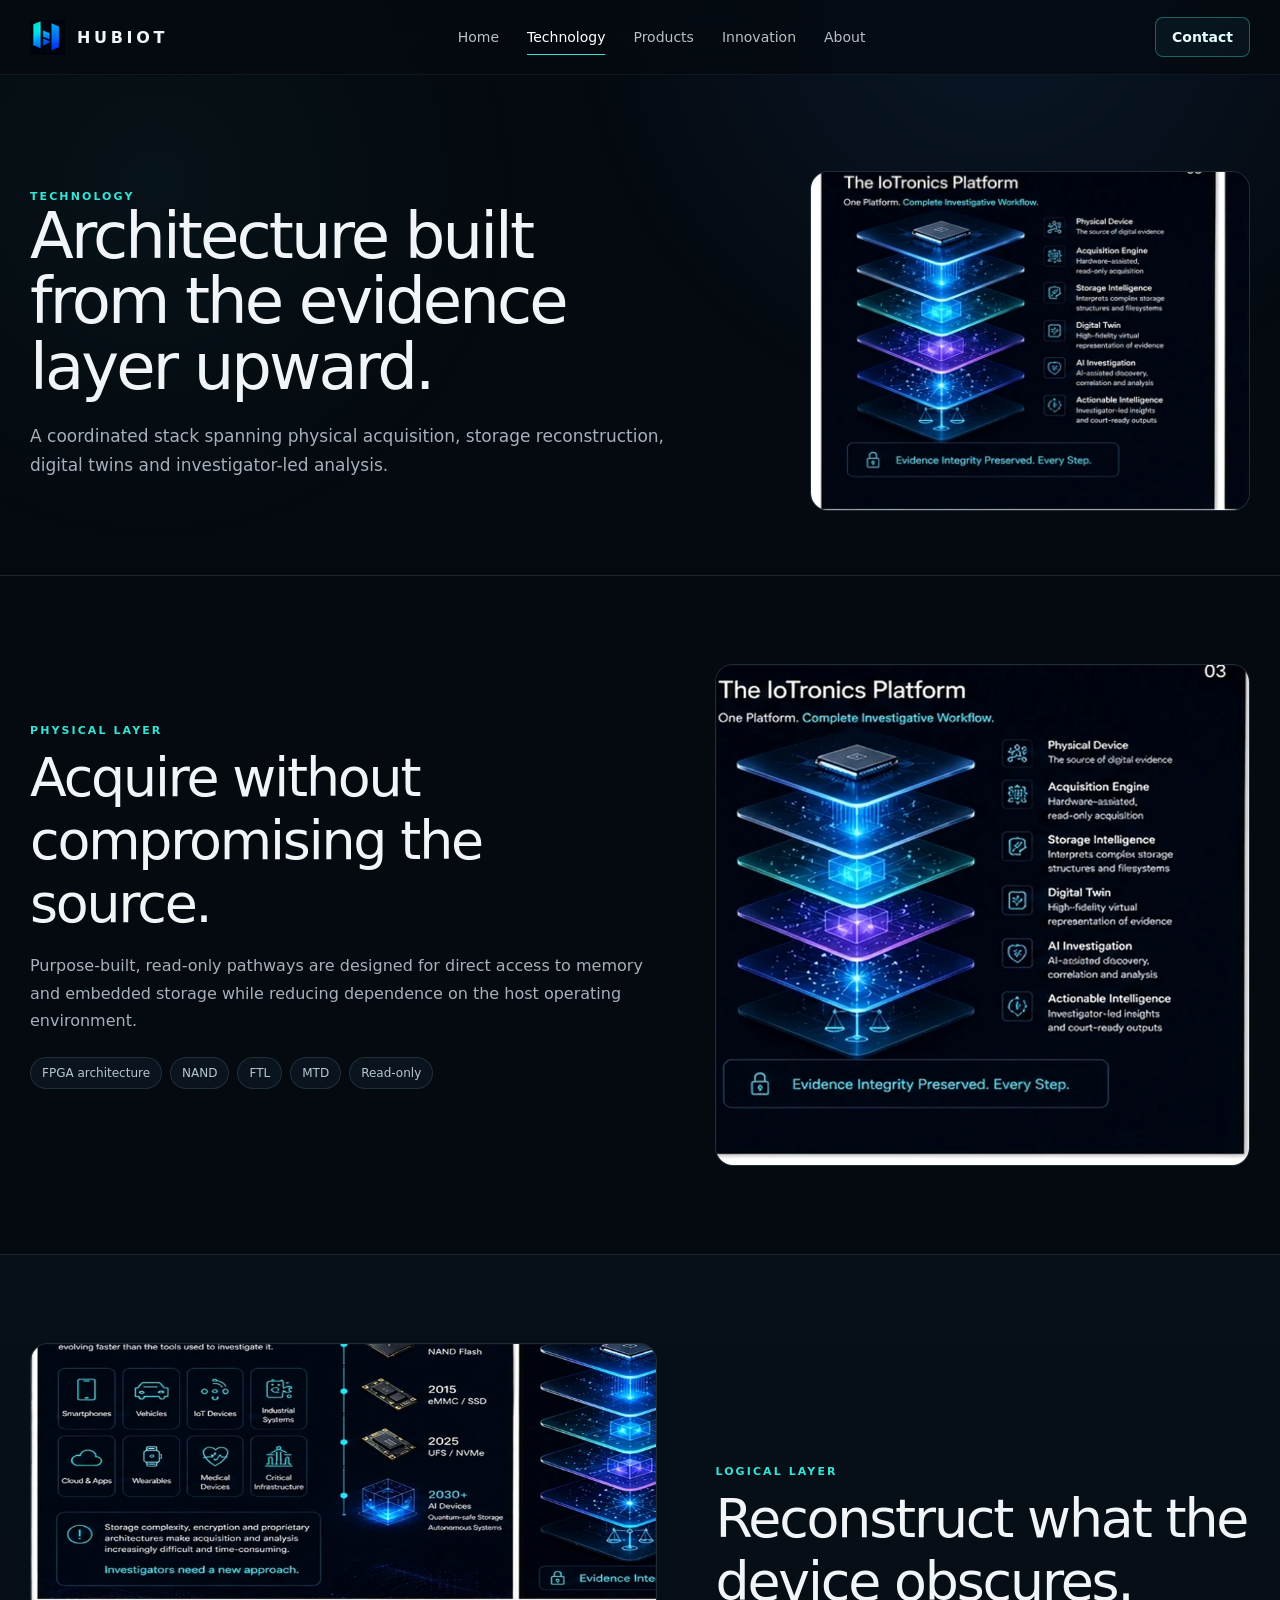
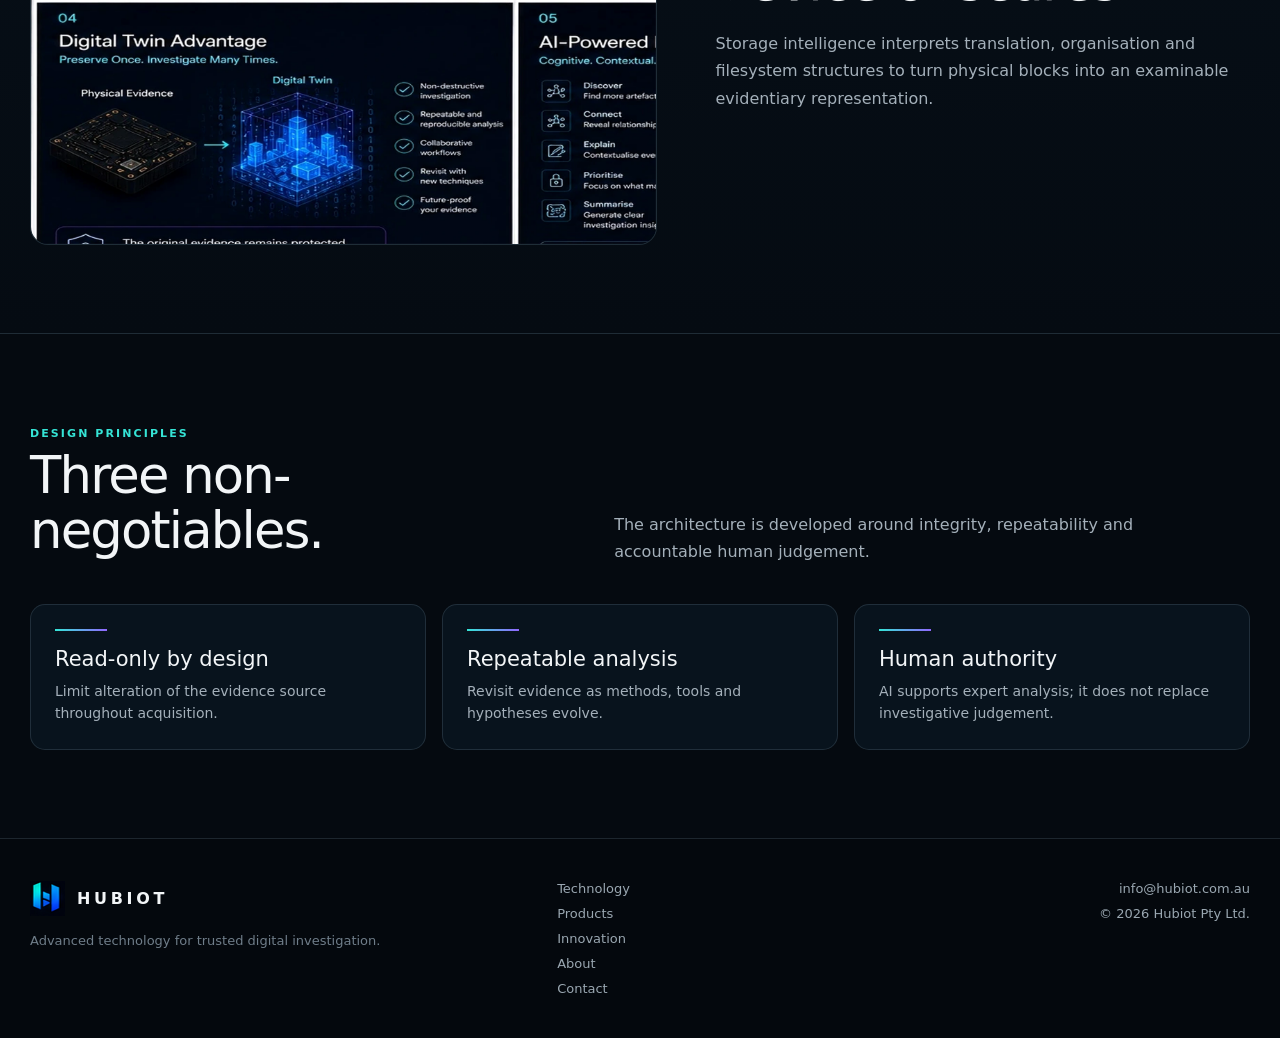
<file: technology/index.html>
<!doctype html>
<html lang="en">
<head>
  <meta charset="utf-8">
  <meta name="viewport" content="width=device-width,initial-scale=1">
  <meta name="theme-color" content="#050a10">
  <meta name="description" content="Hubiot develops advanced hardware, software and AI systems for digital evidence.">
  <meta property="og:title" content="Technology — Hubiot">
  <meta property="og:description" content="Hubiot develops advanced hardware, software and AI systems for digital evidence.">
  <meta property="og:image" content="https://hubiot.com.au/assets/images/site/og-image.jpg">
  <link rel="icon" href="/assets/images/brand/hubiot-mark.webp">
  <link rel="stylesheet" href="/assets/css/site.css">
  <title>Technology — Hubiot</title>
</head>
<body>

<header class="site-header">
  <div class="shell nav">
    <a class="brand" href="/" aria-label="Hubiot home">
      <img src="/assets/images/brand/hubiot-mark.webp" alt="">
      <span>HUBIOT</span>
    </a>
    <nav class="nav-links" aria-label="Primary navigation"><a class="" href="/">Home</a><a class="active" href="/technology/">Technology</a><a class="" href="/products/">Products</a><a class="" href="/innovation/">Innovation</a><a class="" href="/about/">About</a></nav>
    <a class="header-cta" href="/contact/">Contact</a>
  </div>
</header>

<main>
<section class="page-hero">
  <div class="shell page-hero-grid">
    <div><span class="eyebrow">Technology</span><h1>Architecture built from the evidence layer upward.</h1><p class="intro">A coordinated stack spanning physical acquisition, storage reconstruction, digital twins and investigator-led analysis.</p></div>
    <div class="page-visual"><img src="/assets/images/site/acquisition-hardware.webp" alt="Hardware-assisted evidence acquisition"></div>
  </div>
</section>

<section class="section">
  <div class="shell feature-split">
    <div class="feature-copy"><span class="eyebrow">Physical layer</span><h2>Acquire without compromising the source.</h2><p>Purpose-built, read-only pathways are designed for direct access to memory and embedded storage while reducing dependence on the host operating environment.</p><div class="tags"><span>FPGA architecture</span><span>NAND</span><span>FTL</span><span>MTD</span><span>Read-only</span></div></div>
    <div class="image-frame"><img src="/assets/images/site/acquisition-hardware.webp" alt="Acquisition hardware architecture"></div>
  </div>
</section>

<section class="section alt">
  <div class="shell feature-split">
    <div class="image-frame"><img src="/assets/images/site/storage-intelligence.webp" alt="Storage intelligence visualisation"></div>
    <div class="feature-copy"><span class="eyebrow">Logical layer</span><h2>Reconstruct what the device obscures.</h2><p>Storage intelligence interprets translation, organisation and filesystem structures to turn physical blocks into an examinable evidentiary representation.</p></div>
  </div>
</section>

<section class="section">
  <div class="shell">
    <div class="section-heading"><div><span class="eyebrow">Design principles</span><h2>Three non-negotiables.</h2></div><p>The architecture is developed around integrity, repeatability and accountable human judgement.</p></div>
    <div class="compact-grid">
      <article class="compact-card"><div class="icon-line"></div><h3>Read-only by design</h3><p>Limit alteration of the evidence source throughout acquisition.</p></article>
      <article class="compact-card"><div class="icon-line"></div><h3>Repeatable analysis</h3><p>Revisit evidence as methods, tools and hypotheses evolve.</p></article>
      <article class="compact-card"><div class="icon-line"></div><h3>Human authority</h3><p>AI supports expert analysis; it does not replace investigative judgement.</p></article>
    </div>
  </div>
</section>
</main>


<footer class="site-footer">
  <div class="shell footer-grid">
    <div>
      <a class="brand" href="/"><img src="/assets/images/brand/hubiot-mark.webp" alt=""><span>HUBIOT</span></a>
      <p>Advanced technology for trusted digital investigation.</p>
    </div>
    <div class="footer-links">
      <a href="/technology/">Technology</a>
      <a href="/products/">Products</a>
      <a href="/innovation/">Innovation</a>
      <a href="/about/">About</a>
      <a href="/contact/">Contact</a>
    </div>
    <div class="footer-meta">
      <a href="mailto:info@hubiot.com.au">info@hubiot.com.au</a>
      <span>© 2026 Hubiot Pty Ltd.</span>
    </div>
  </div>
</footer>
<script src="/assets/js/site.js"></script>
</body>
</html>
</file>
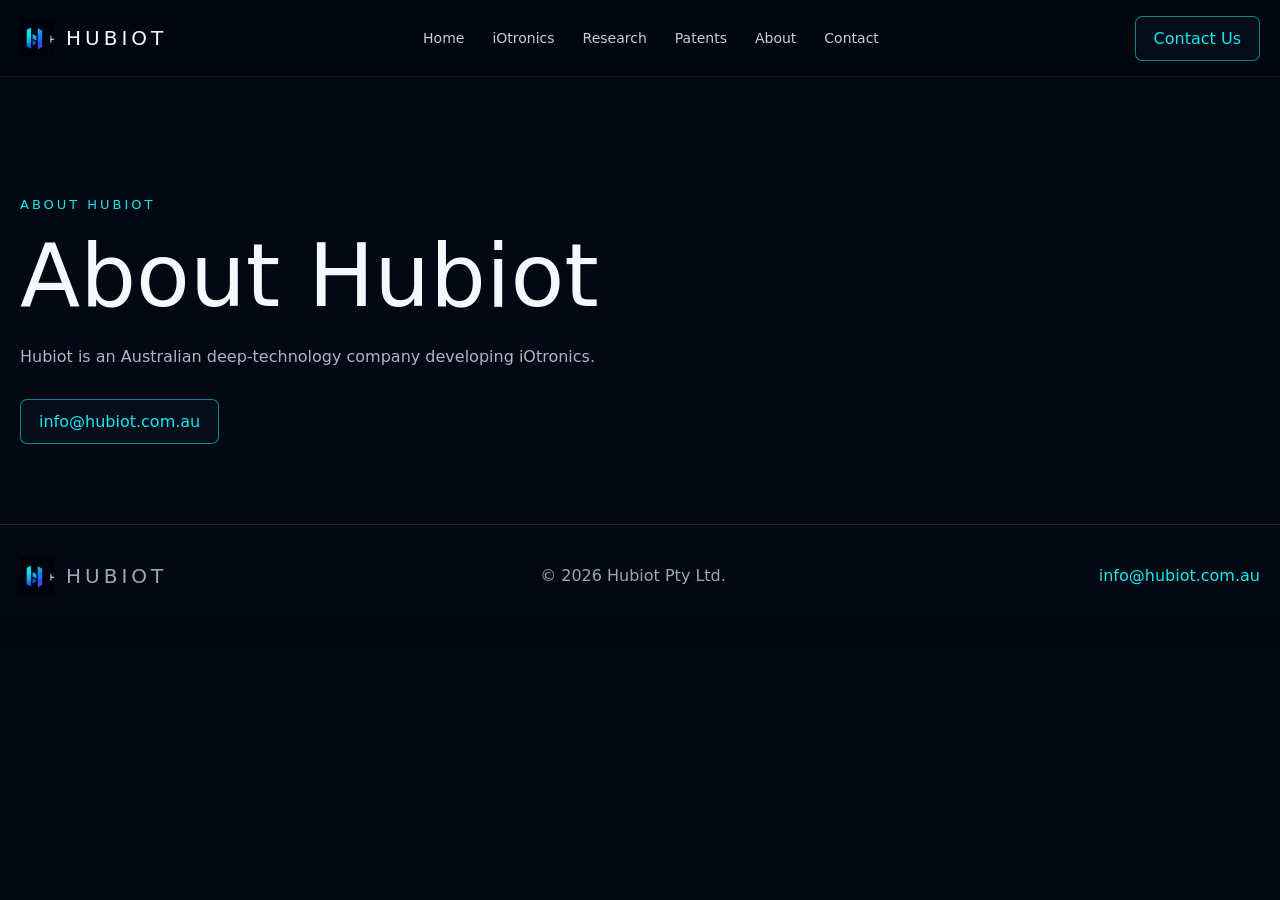
<file: hubiot-site-pro/about/index.html>
<!doctype html><html lang="en"><head><meta charset="utf-8"><meta name="viewport" content="width=device-width,initial-scale=1"><meta name="theme-color" content="#020711"><meta name="description" content="About Hubiot — Hubiot"><link rel="icon" href="../assets/images/brand/hubiot-mark.webp"><link rel="stylesheet" href="../assets/css/site.css"><title>About Hubiot — Hubiot</title></head><body><header><nav class="wrap"><a class="brand" href="../index.html"><img src="../assets/images/brand/hubiot-mark.webp" alt=""><span>HUBIOT</span></a><div class="links"><a href="../index.html">Home</a><a href="../products/iotronics/index.html">iOtronics</a><a href="../research/index.html">Research</a><a href="../patents/index.html">Patents</a><a href="../about/index.html">About</a><a href="../contact/index.html">Contact</a></div><a class="nav-cta" href="mailto:info@hubiot.com.au">Contact Us</a></nav></header><main><section class="page-hero"><div class="wrap"><div class="kicker">About Hubiot</div><h1>About Hubiot</h1><p class="copy">Hubiot is an Australian deep-technology company developing iOtronics.</p><div class="actions"><a class="btn" href="mailto:info@hubiot.com.au">info@hubiot.com.au</a></div></div></section></main><footer class="footer"><div class="wrap footer-row"><a class="brand" href="../index.html"><img src="../assets/images/brand/hubiot-mark.webp" alt=""><span>HUBIOT</span></a><span>© 2026 Hubiot Pty Ltd.</span><a class="contact" href="mailto:info@hubiot.com.au">info@hubiot.com.au</a></div></footer><script src="../assets/js/site.js"></script></body></html>
</file>
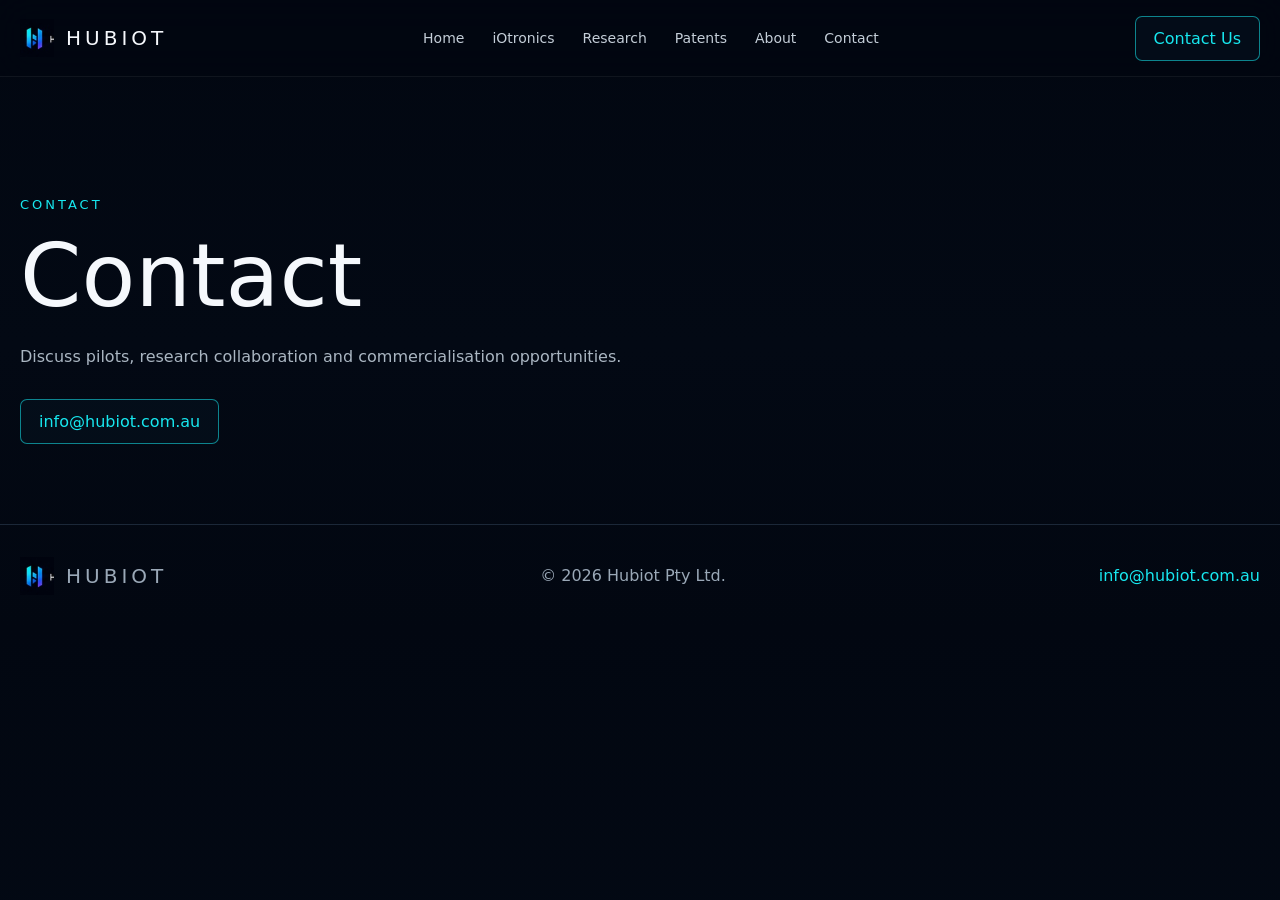
<file: hubiot-site-pro/contact/index.html>
<!doctype html><html lang="en"><head><meta charset="utf-8"><meta name="viewport" content="width=device-width,initial-scale=1"><meta name="theme-color" content="#020711"><meta name="description" content="Contact — Hubiot"><link rel="icon" href="../assets/images/brand/hubiot-mark.webp"><link rel="stylesheet" href="../assets/css/site.css"><title>Contact — Hubiot</title></head><body><header><nav class="wrap"><a class="brand" href="../index.html"><img src="../assets/images/brand/hubiot-mark.webp" alt=""><span>HUBIOT</span></a><div class="links"><a href="../index.html">Home</a><a href="../products/iotronics/index.html">iOtronics</a><a href="../research/index.html">Research</a><a href="../patents/index.html">Patents</a><a href="../about/index.html">About</a><a href="../contact/index.html">Contact</a></div><a class="nav-cta" href="mailto:info@hubiot.com.au">Contact Us</a></nav></header><main><section class="page-hero"><div class="wrap"><div class="kicker">Contact</div><h1>Contact</h1><p class="copy">Discuss pilots, research collaboration and commercialisation opportunities.</p><div class="actions"><a class="btn" href="mailto:info@hubiot.com.au">info@hubiot.com.au</a></div></div></section></main><footer class="footer"><div class="wrap footer-row"><a class="brand" href="../index.html"><img src="../assets/images/brand/hubiot-mark.webp" alt=""><span>HUBIOT</span></a><span>© 2026 Hubiot Pty Ltd.</span><a class="contact" href="mailto:info@hubiot.com.au">info@hubiot.com.au</a></div></footer><script src="../assets/js/site.js"></script></body></html>
</file>
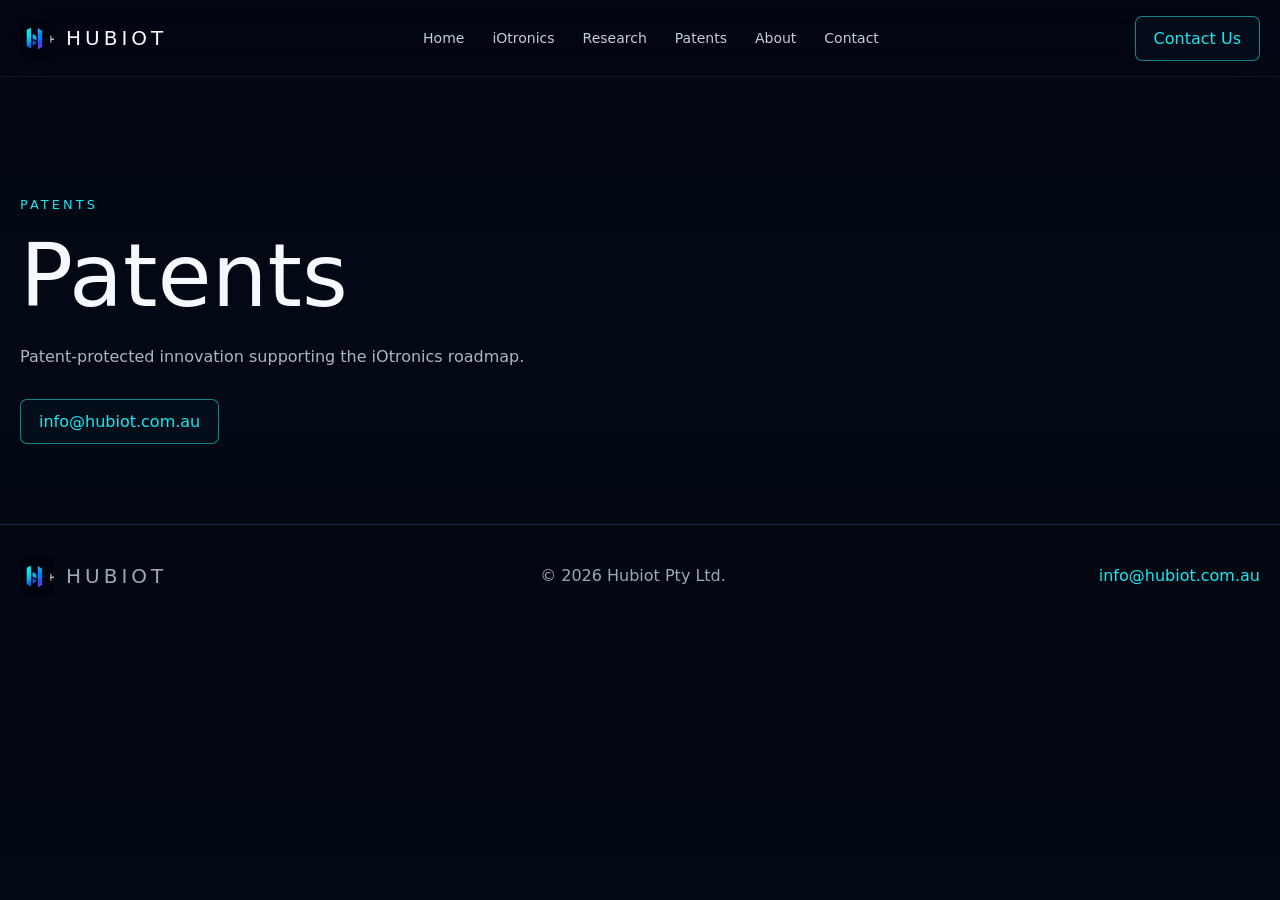
<file: hubiot-site-pro/patents/index.html>
<!doctype html><html lang="en"><head><meta charset="utf-8"><meta name="viewport" content="width=device-width,initial-scale=1"><meta name="theme-color" content="#020711"><meta name="description" content="Patents — Hubiot"><link rel="icon" href="../assets/images/brand/hubiot-mark.webp"><link rel="stylesheet" href="../assets/css/site.css"><title>Patents — Hubiot</title></head><body><header><nav class="wrap"><a class="brand" href="../index.html"><img src="../assets/images/brand/hubiot-mark.webp" alt=""><span>HUBIOT</span></a><div class="links"><a href="../index.html">Home</a><a href="../products/iotronics/index.html">iOtronics</a><a href="../research/index.html">Research</a><a href="../patents/index.html">Patents</a><a href="../about/index.html">About</a><a href="../contact/index.html">Contact</a></div><a class="nav-cta" href="mailto:info@hubiot.com.au">Contact Us</a></nav></header><main><section class="page-hero"><div class="wrap"><div class="kicker">Patents</div><h1>Patents</h1><p class="copy">Patent-protected innovation supporting the iOtronics roadmap.</p><div class="actions"><a class="btn" href="mailto:info@hubiot.com.au">info@hubiot.com.au</a></div></div></section></main><footer class="footer"><div class="wrap footer-row"><a class="brand" href="../index.html"><img src="../assets/images/brand/hubiot-mark.webp" alt=""><span>HUBIOT</span></a><span>© 2026 Hubiot Pty Ltd.</span><a class="contact" href="mailto:info@hubiot.com.au">info@hubiot.com.au</a></div></footer><script src="../assets/js/site.js"></script></body></html>
</file>
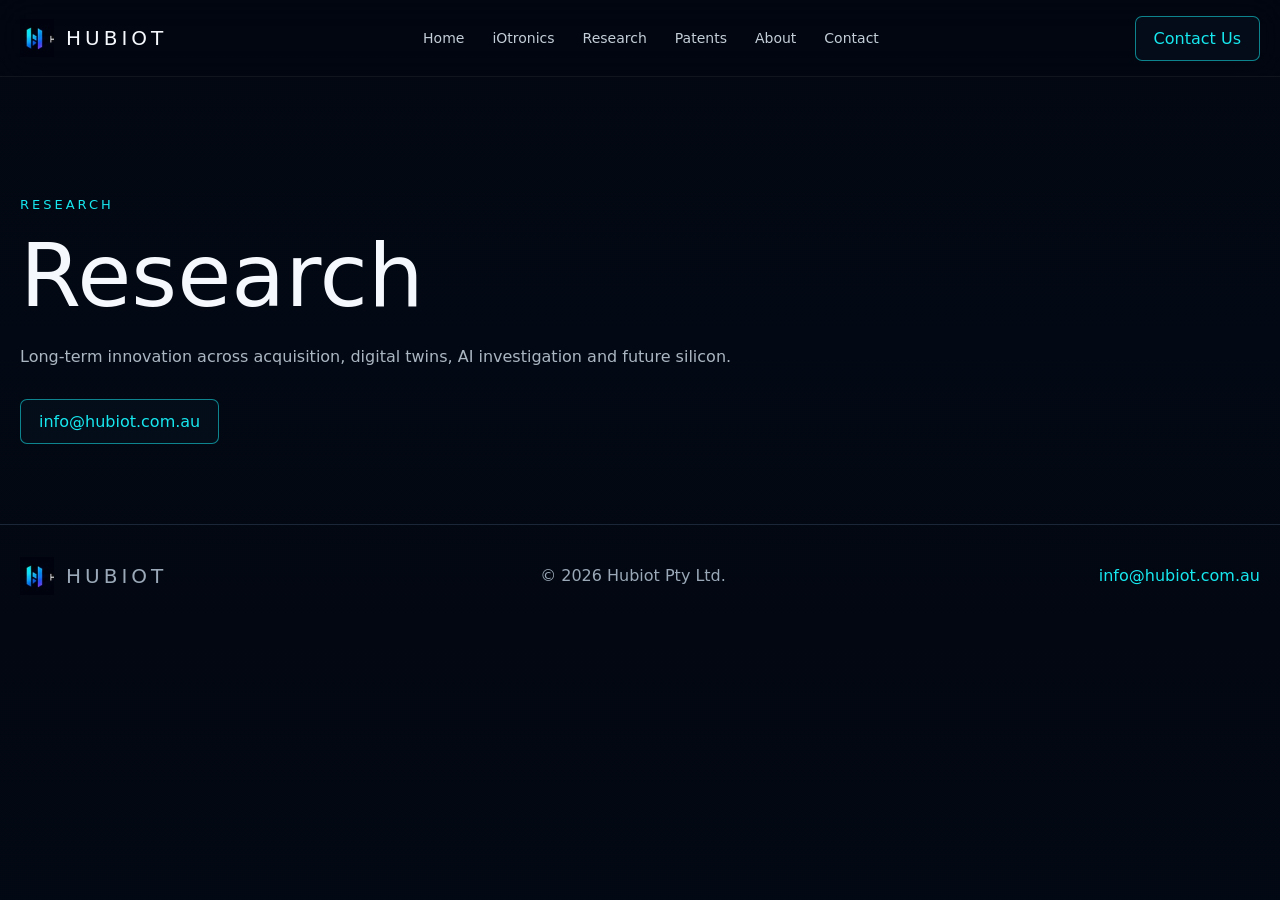
<file: hubiot-site-pro/research/index.html>
<!doctype html><html lang="en"><head><meta charset="utf-8"><meta name="viewport" content="width=device-width,initial-scale=1"><meta name="theme-color" content="#020711"><meta name="description" content="Research — Hubiot"><link rel="icon" href="../assets/images/brand/hubiot-mark.webp"><link rel="stylesheet" href="../assets/css/site.css"><title>Research — Hubiot</title></head><body><header><nav class="wrap"><a class="brand" href="../index.html"><img src="../assets/images/brand/hubiot-mark.webp" alt=""><span>HUBIOT</span></a><div class="links"><a href="../index.html">Home</a><a href="../products/iotronics/index.html">iOtronics</a><a href="../research/index.html">Research</a><a href="../patents/index.html">Patents</a><a href="../about/index.html">About</a><a href="../contact/index.html">Contact</a></div><a class="nav-cta" href="mailto:info@hubiot.com.au">Contact Us</a></nav></header><main><section class="page-hero"><div class="wrap"><div class="kicker">Research</div><h1>Research</h1><p class="copy">Long-term innovation across acquisition, digital twins, AI investigation and future silicon.</p><div class="actions"><a class="btn" href="mailto:info@hubiot.com.au">info@hubiot.com.au</a></div></div></section></main><footer class="footer"><div class="wrap footer-row"><a class="brand" href="../index.html"><img src="../assets/images/brand/hubiot-mark.webp" alt=""><span>HUBIOT</span></a><span>© 2026 Hubiot Pty Ltd.</span><a class="contact" href="mailto:info@hubiot.com.au">info@hubiot.com.au</a></div></footer><script src="../assets/js/site.js"></script></body></html>
</file>
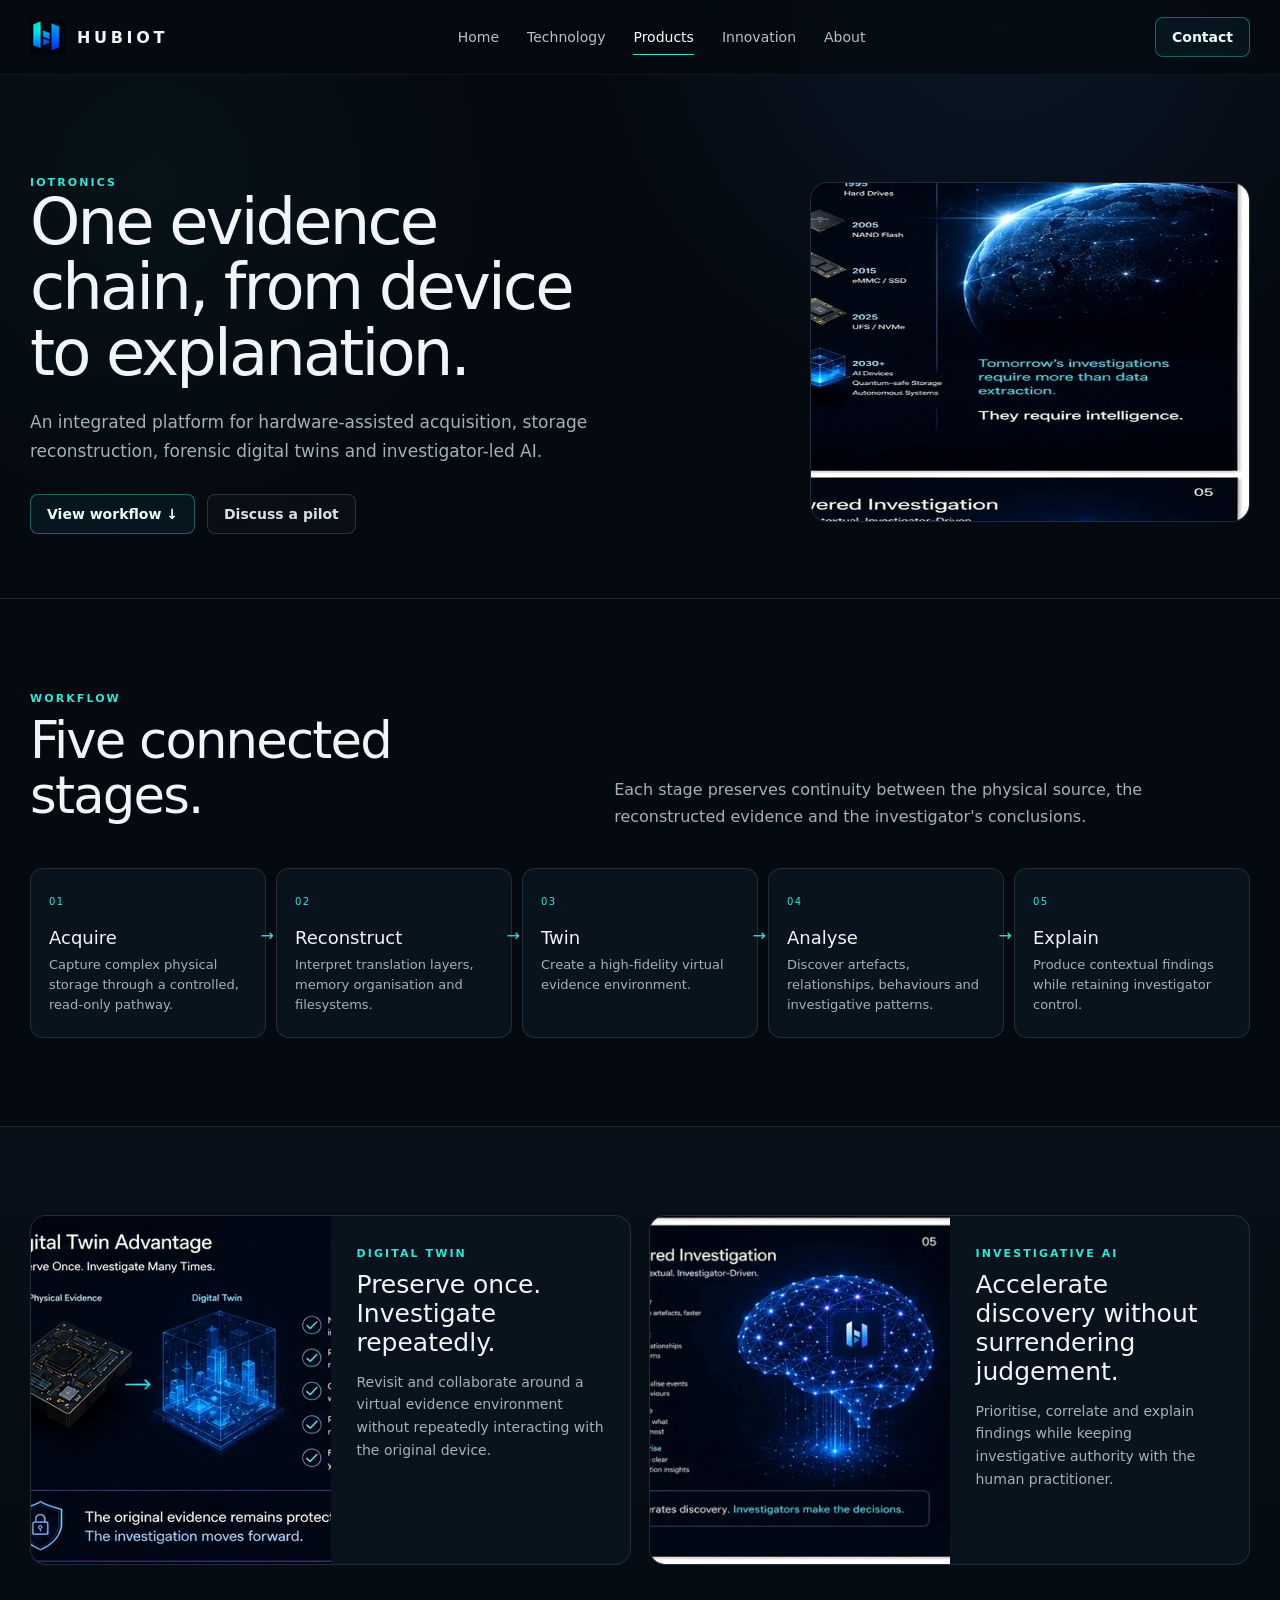
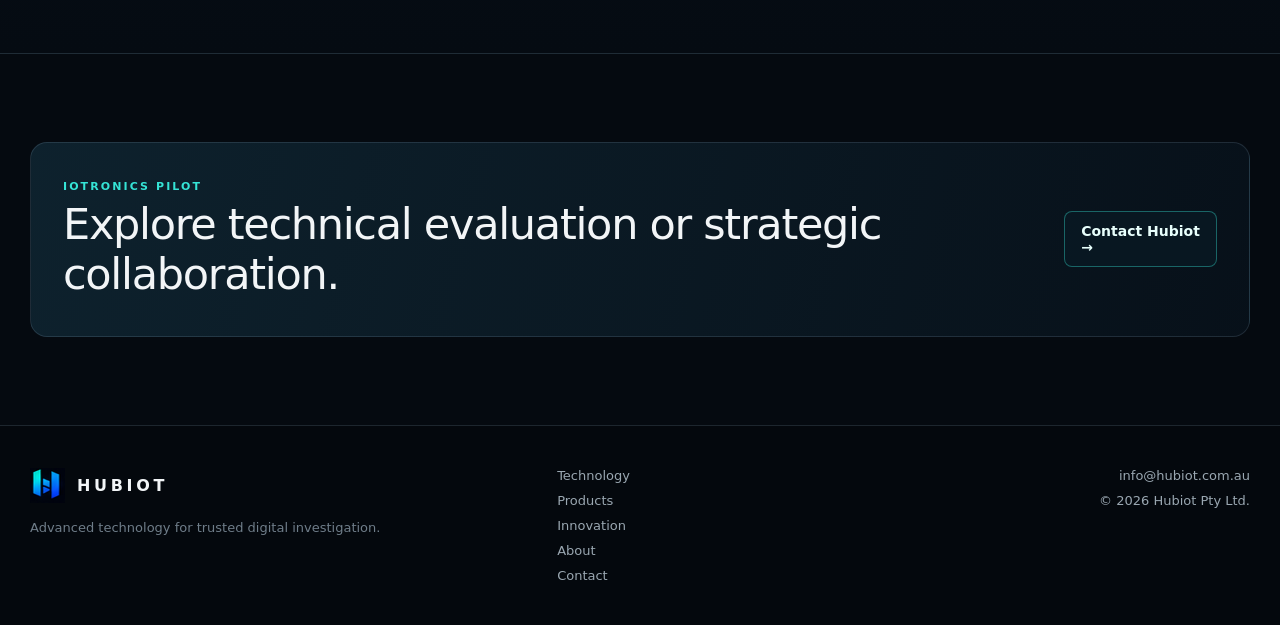
<file: products/iotronics/index.html>
<!doctype html>
<html lang="en">
<head>
  <meta charset="utf-8">
  <meta name="viewport" content="width=device-width,initial-scale=1">
  <meta name="theme-color" content="#050a10">
  <meta name="description" content="iOtronics is Hubiot's integrated digital evidence platform.">
  <meta property="og:title" content="iOtronics — Hubiot">
  <meta property="og:description" content="iOtronics is Hubiot's integrated digital evidence platform.">
  <meta property="og:image" content="https://hubiot.com.au/assets/images/site/og-image.jpg">
  <link rel="icon" href="/assets/images/brand/hubiot-mark.webp">
  <link rel="stylesheet" href="/assets/css/site.css">
  <title>iOtronics — Hubiot</title>
</head>
<body>

<header class="site-header">
  <div class="shell nav">
    <a class="brand" href="/" aria-label="Hubiot home">
      <img src="/assets/images/brand/hubiot-mark.webp" alt="">
      <span>HUBIOT</span>
    </a>
    <nav class="nav-links" aria-label="Primary navigation"><a class="" href="/">Home</a><a class="" href="/technology/">Technology</a><a class="active" href="/products/">Products</a><a class="" href="/innovation/">Innovation</a><a class="" href="/about/">About</a></nav>
    <a class="header-cta" href="/contact/">Contact</a>
  </div>
</header>

<main>
<section class="page-hero">
  <div class="shell page-hero-grid">
    <div><span class="eyebrow">iOtronics</span><h1>One evidence chain, from device to explanation.</h1><p class="intro">An integrated platform for hardware-assisted acquisition, storage reconstruction, forensic digital twins and investigator-led AI.</p><div class="actions"><a class="button" href="#workflow">View workflow ↓</a><a class="button ghost" href="/contact/">Discuss a pilot</a></div></div>
    <div class="page-visual"><img src="/assets/images/site/evidence-network.webp" alt="iOtronics evidence network"></div>
  </div>
</section>

<section class="section" id="workflow">
  <div class="shell">
    <div class="section-heading"><div><span class="eyebrow">Workflow</span><h2>Five connected stages.</h2></div><p>Each stage preserves continuity between the physical source, the reconstructed evidence and the investigator's conclusions.</p></div>
    <div class="workflow">
      <article class="stage"><span>01</span><h3>Acquire</h3><p>Capture complex physical storage through a controlled, read-only pathway.</p></article>
      <article class="stage"><span>02</span><h3>Reconstruct</h3><p>Interpret translation layers, memory organisation and filesystems.</p></article>
      <article class="stage"><span>03</span><h3>Twin</h3><p>Create a high-fidelity virtual evidence environment.</p></article>
      <article class="stage"><span>04</span><h3>Analyse</h3><p>Discover artefacts, relationships, behaviours and investigative patterns.</p></article>
      <article class="stage"><span>05</span><h3>Explain</h3><p>Produce contextual findings while retaining investigator control.</p></article>
    </div>
  </div>
</section>

<section class="section alt">
  <div class="shell media-row">
    <article class="media-card"><img src="/assets/images/site/digital-twin.webp" alt="Forensic digital twin"><div class="copy"><span class="eyebrow">Digital twin</span><h3>Preserve once. Investigate repeatedly.</h3><p>Revisit and collaborate around a virtual evidence environment without repeatedly interacting with the original device.</p></div></article>
    <article class="media-card"><img src="/assets/images/site/ai-analysis.webp" alt="AI-assisted investigation"><div class="copy"><span class="eyebrow">Investigative AI</span><h3>Accelerate discovery without surrendering judgement.</h3><p>Prioritise, correlate and explain findings while keeping investigative authority with the human practitioner.</p></div></article>
  </div>
</section>

<section class="section">
  <div class="shell cta-panel"><div><span class="eyebrow">iOtronics pilot</span><h2>Explore technical evaluation or strategic collaboration.</h2></div><a class="button" href="/contact/">Contact Hubiot →</a></div>
</section>
</main>


<footer class="site-footer">
  <div class="shell footer-grid">
    <div>
      <a class="brand" href="/"><img src="/assets/images/brand/hubiot-mark.webp" alt=""><span>HUBIOT</span></a>
      <p>Advanced technology for trusted digital investigation.</p>
    </div>
    <div class="footer-links">
      <a href="/technology/">Technology</a>
      <a href="/products/">Products</a>
      <a href="/innovation/">Innovation</a>
      <a href="/about/">About</a>
      <a href="/contact/">Contact</a>
    </div>
    <div class="footer-meta">
      <a href="mailto:info@hubiot.com.au">info@hubiot.com.au</a>
      <span>© 2026 Hubiot Pty Ltd.</span>
    </div>
  </div>
</footer>
<script src="/assets/js/site.js"></script>
</body>
</html>
</file>
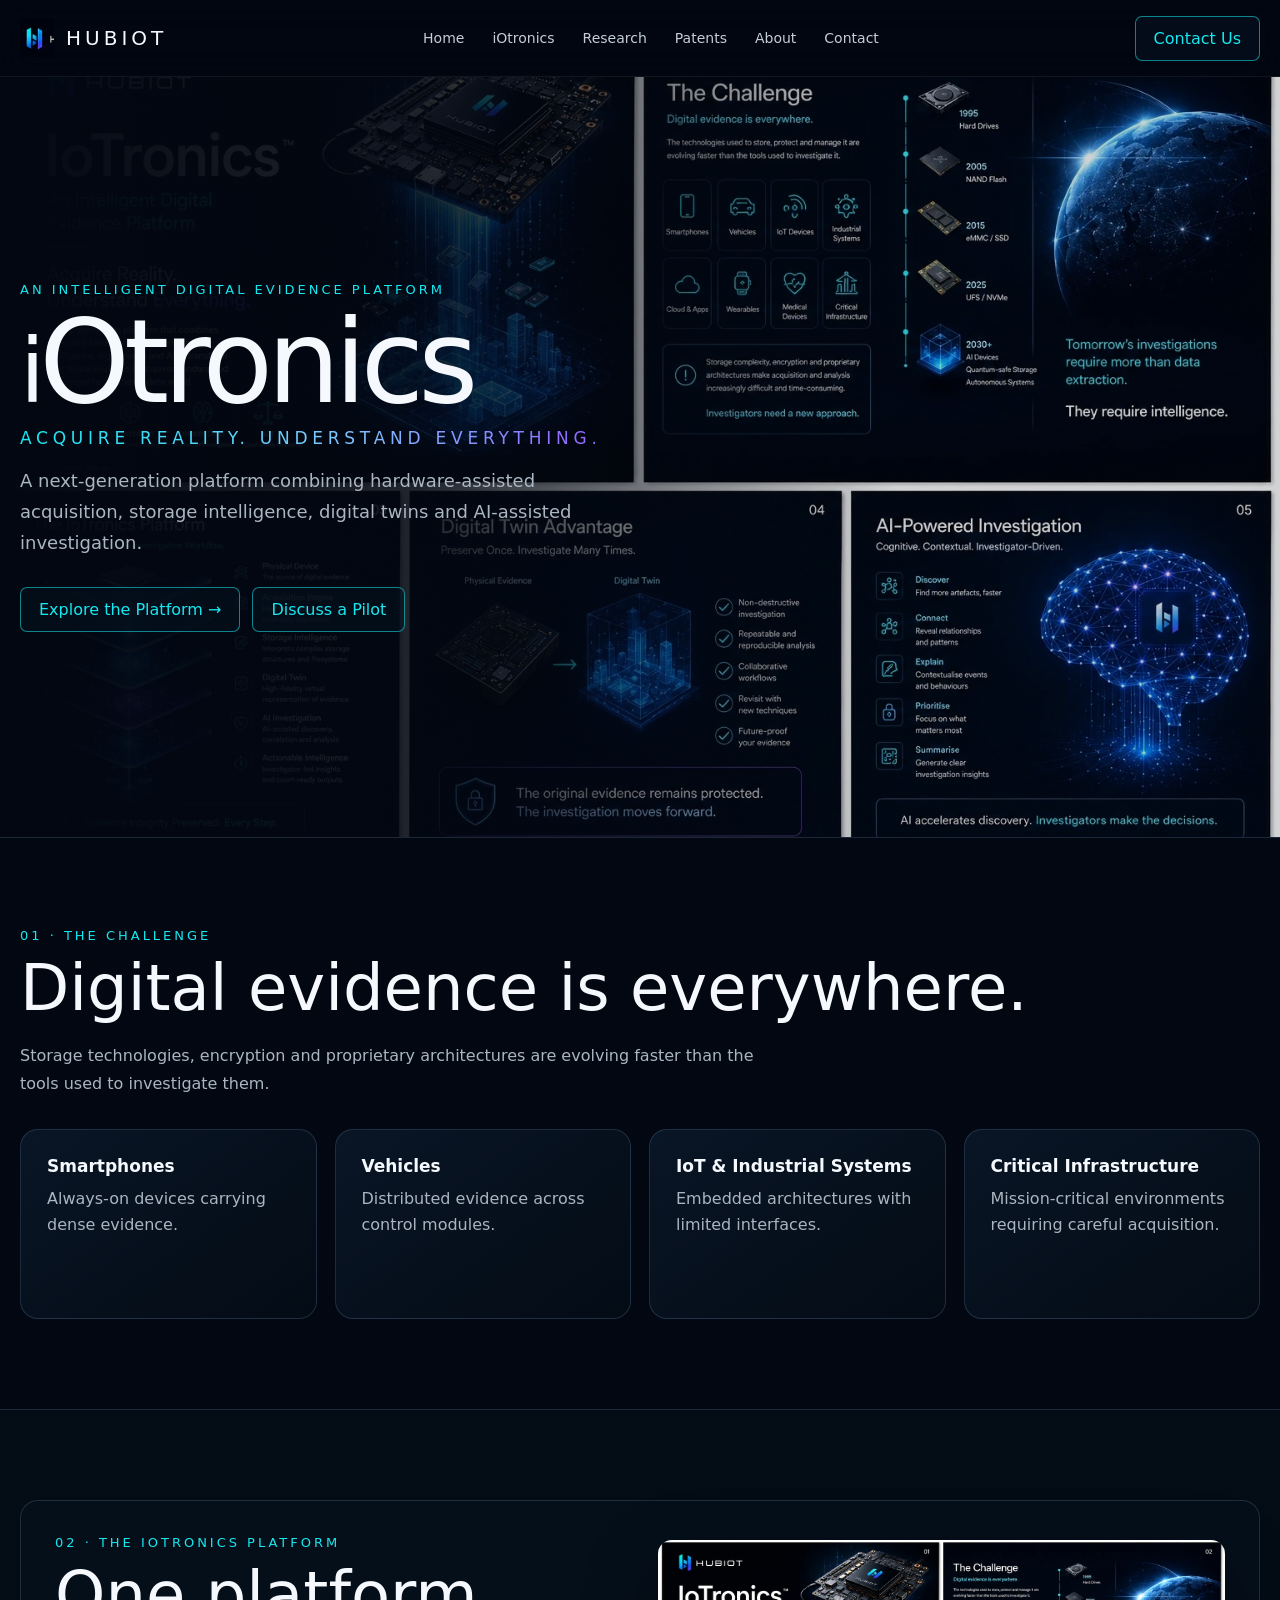
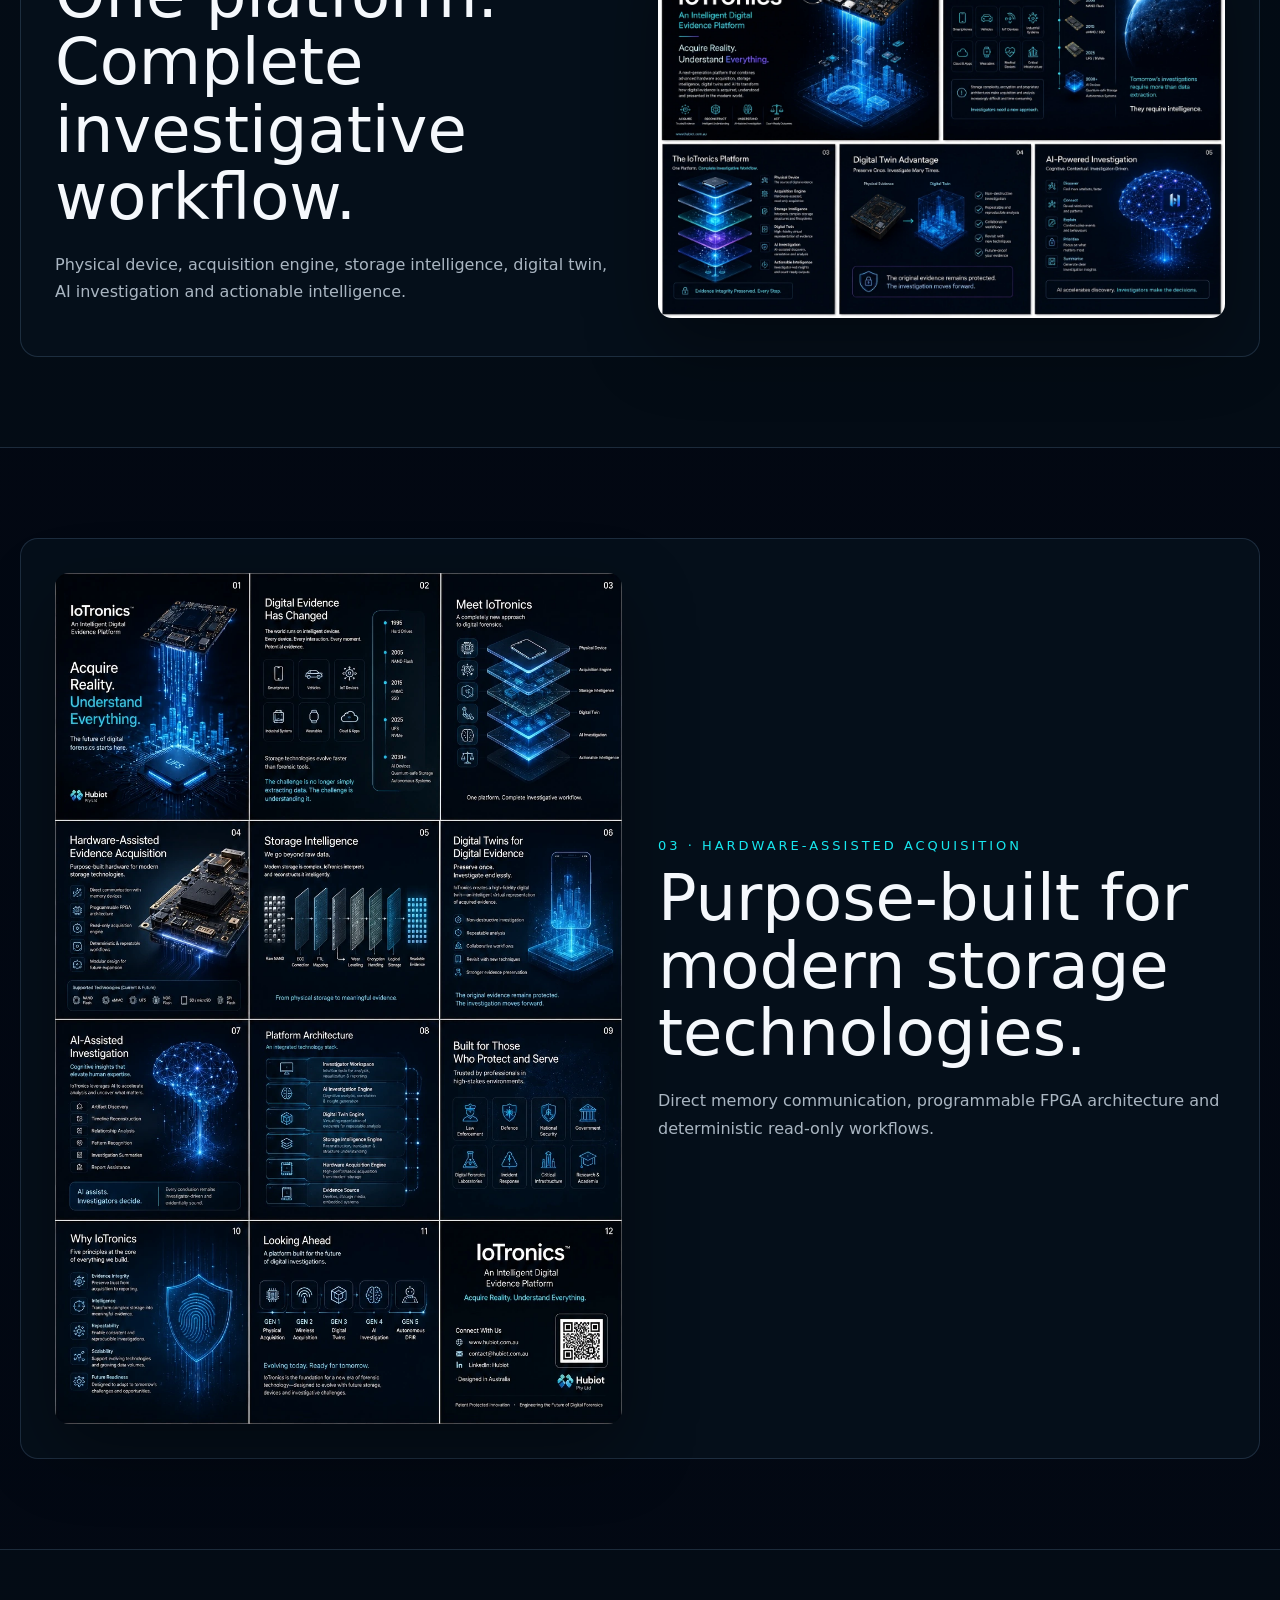
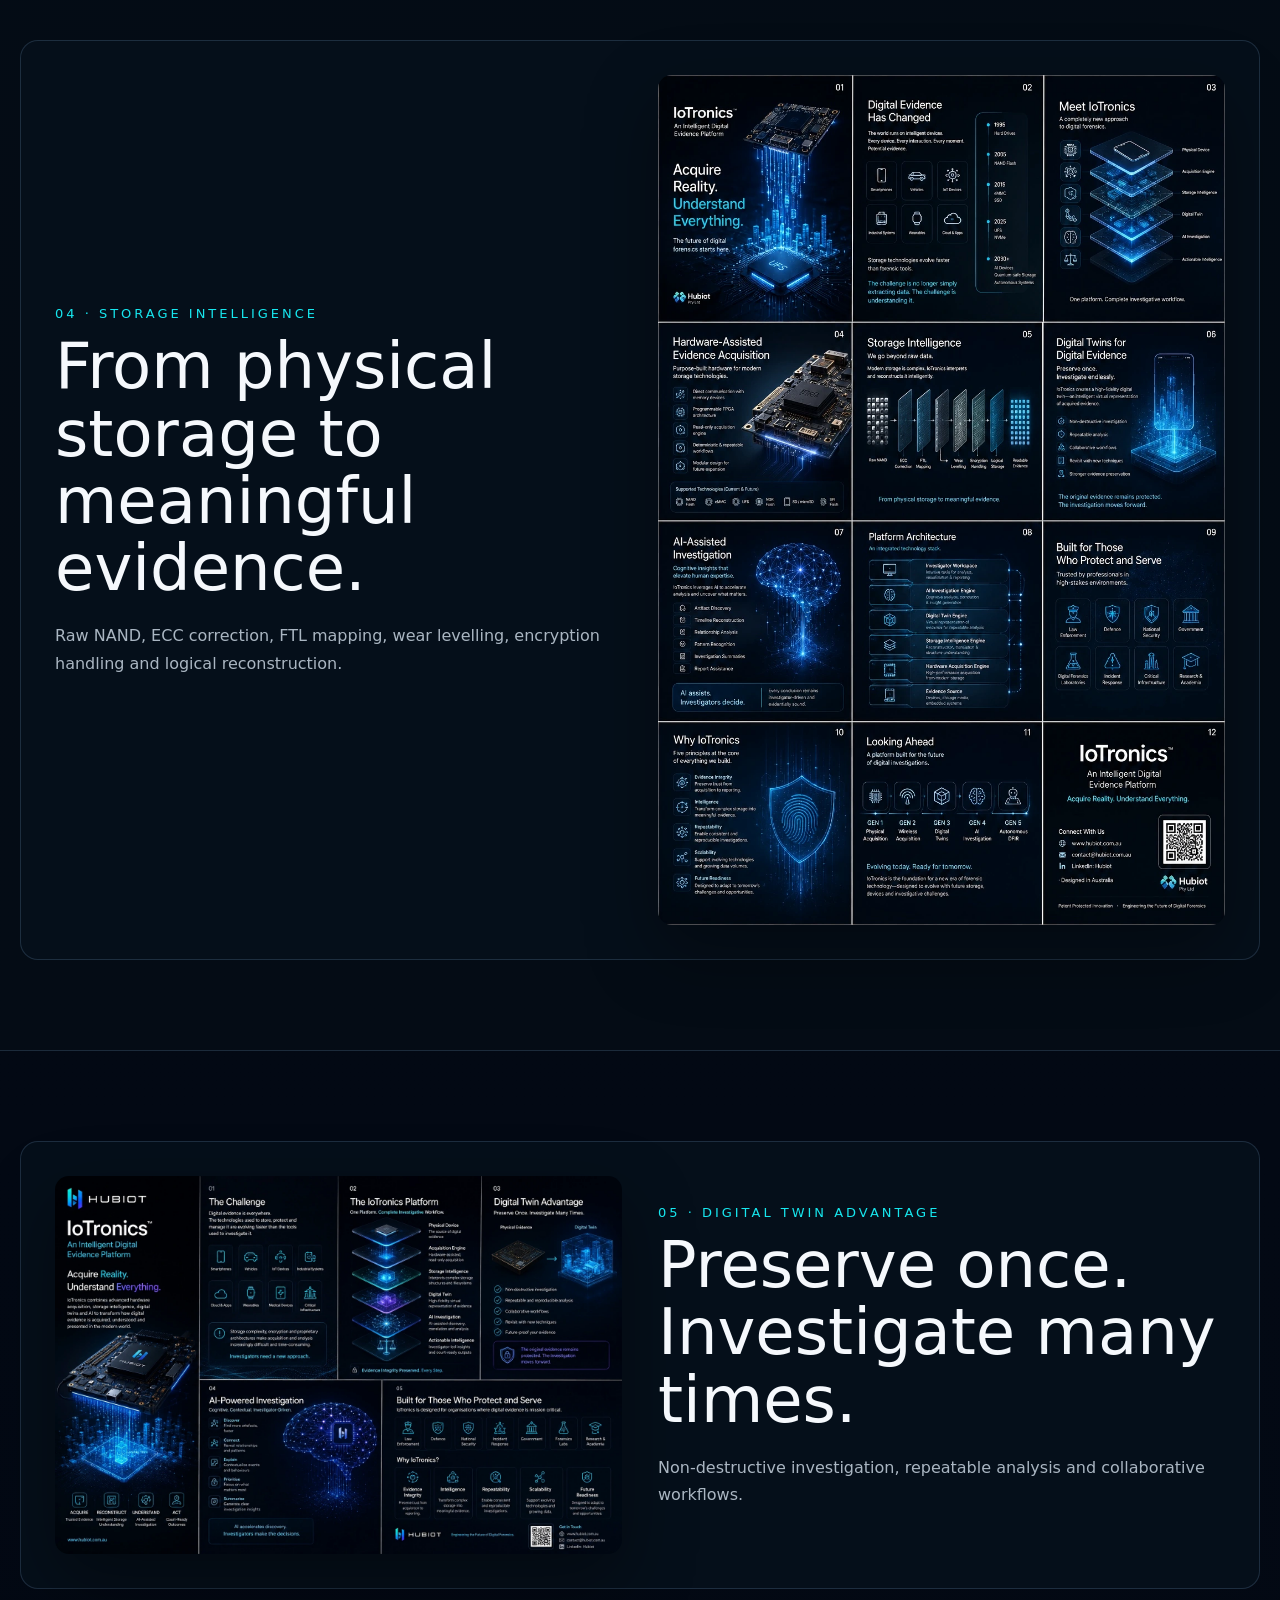
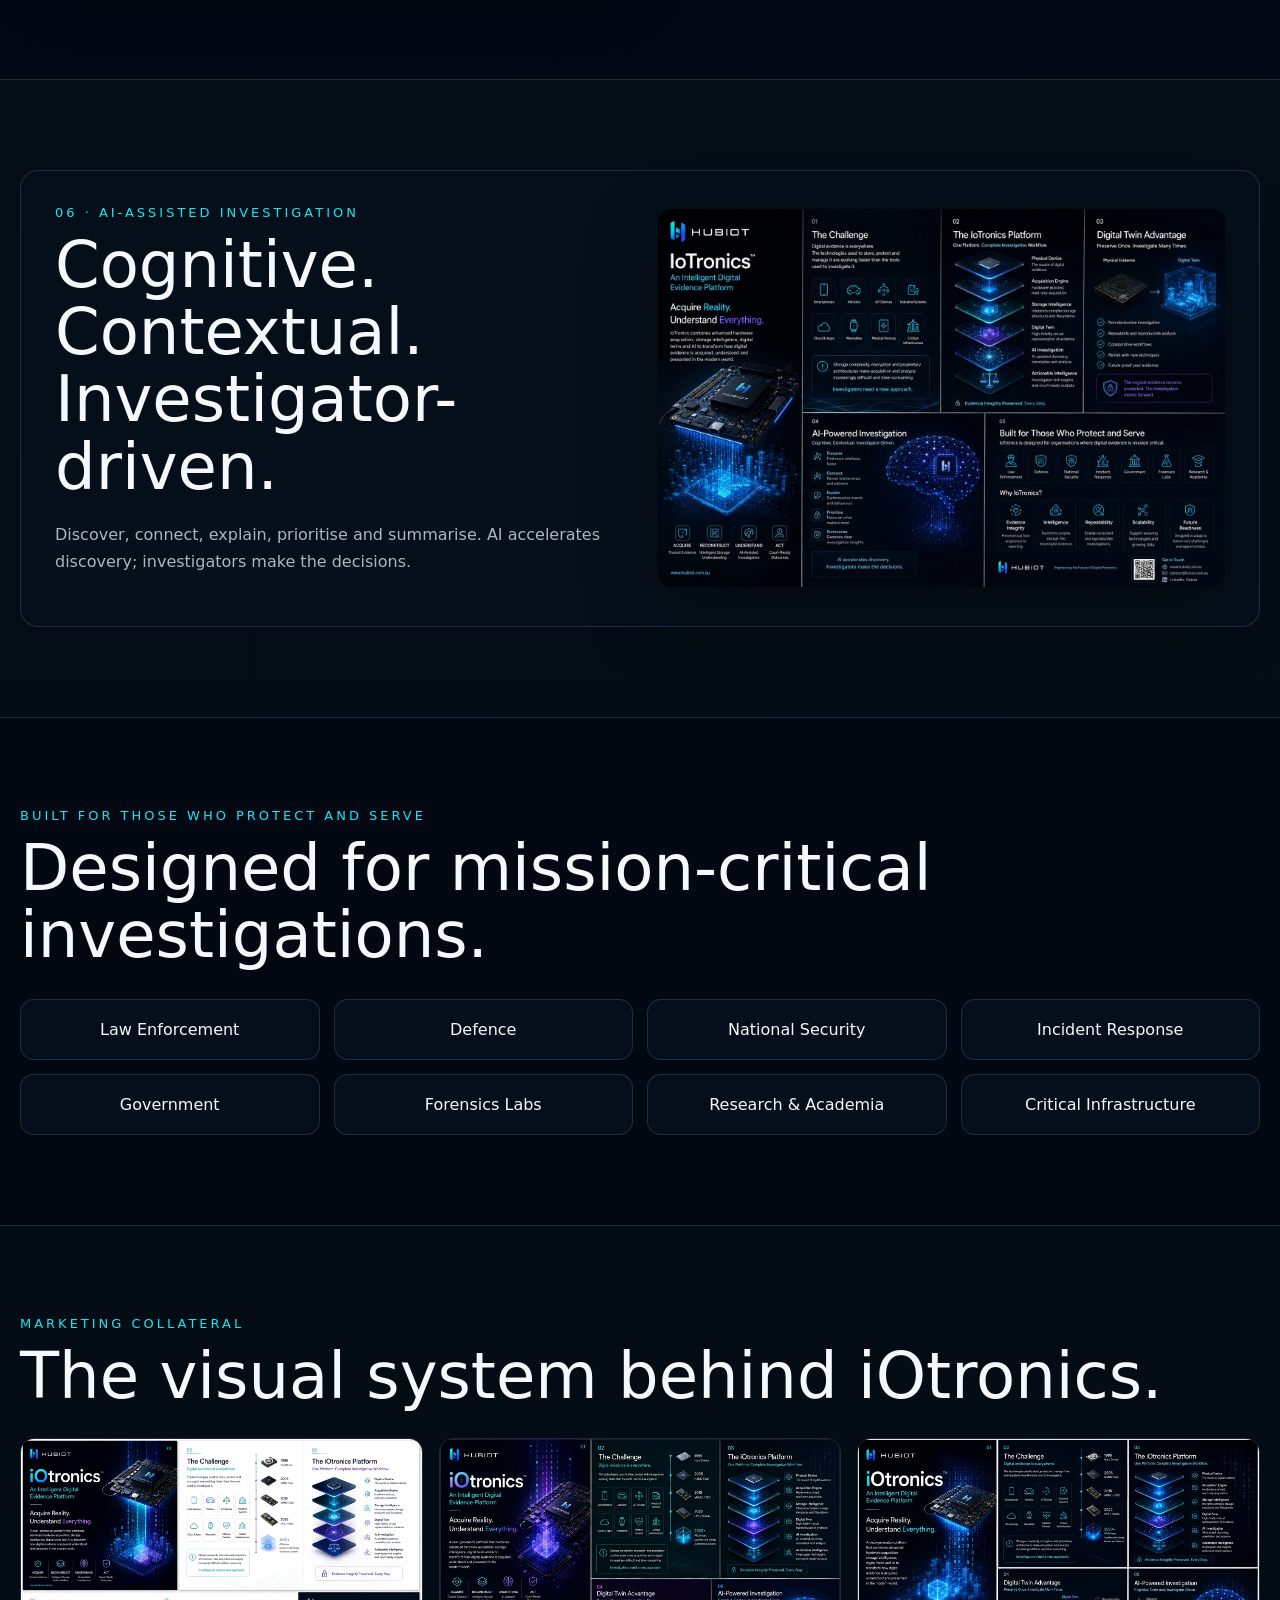
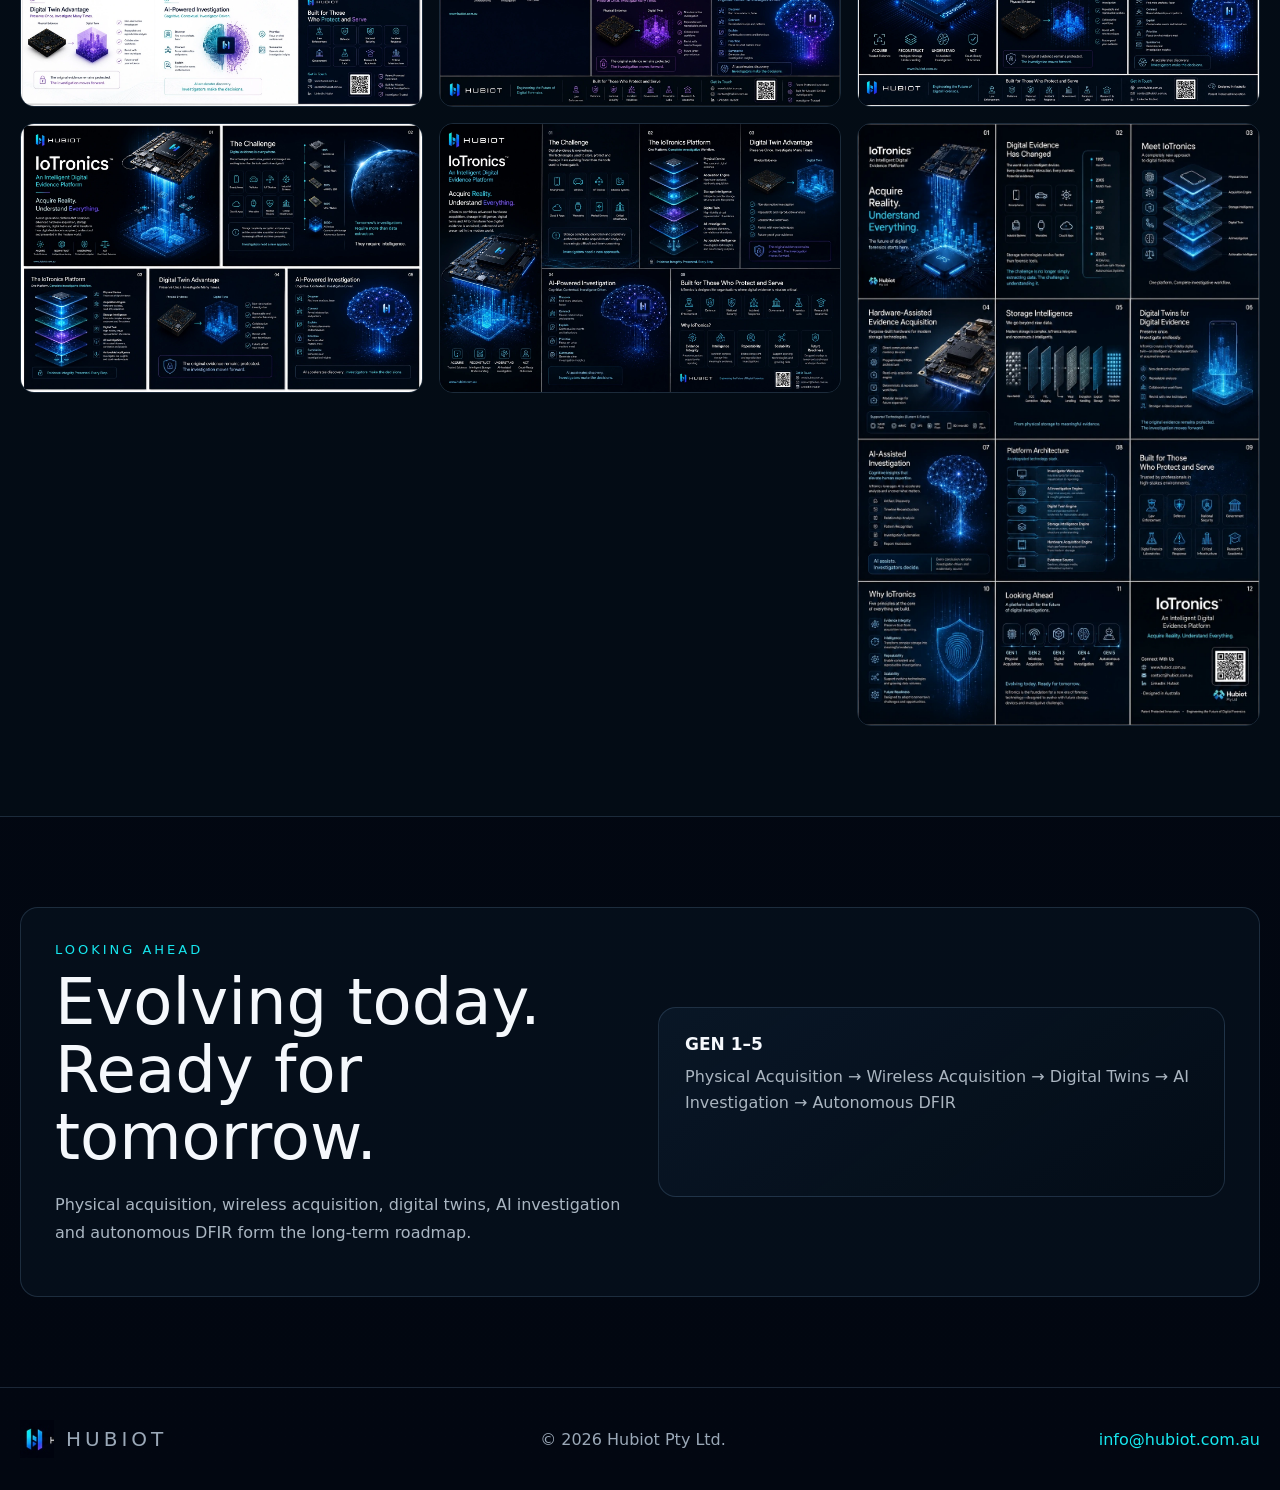
<file: hubiot-site-pro/products/iotronics/index.html>
<!doctype html><html lang="en"><head><meta charset="utf-8"><meta name="viewport" content="width=device-width,initial-scale=1"><meta name="theme-color" content="#020711"><meta name="description" content="iOtronics — Intelligent Digital Evidence Platform"><link rel="icon" href="../../assets/images/brand/hubiot-mark.webp"><link rel="stylesheet" href="../../assets/css/site.css"><title>iOtronics — Intelligent Digital Evidence Platform</title></head><body><header><nav class="wrap"><a class="brand" href="../../index.html"><img src="../../assets/images/brand/hubiot-mark.webp" alt=""><span>HUBIOT</span></a><div class="links"><a href="../../index.html">Home</a><a href="../../products/iotronics/index.html">iOtronics</a><a href="../../research/index.html">Research</a><a href="../../patents/index.html">Patents</a><a href="../../about/index.html">About</a><a href="../../contact/index.html">Contact</a></div><a class="nav-cta" href="mailto:info@hubiot.com.au">Contact Us</a></nav></header><main><section class="hero"><div class="wrap hero-inner"><div><div class="eyebrow">An Intelligent Digital Evidence Platform</div><h1><span style="font-size:.78em">i</span>Otronics</h1><div class="tag">Acquire Reality. Understand Everything.</div><p class="lead">A next-generation platform combining hardware-assisted acquisition, storage intelligence, digital twins and AI-assisted investigation.</p><div class="actions"><a class="btn" href="#platform">Explore the Platform →</a><a class="btn" href="mailto:info@hubiot.com.au">Discuss a Pilot</a></div></div></div></section><section class="section"><div class="wrap"><div class="kicker">01 · The Challenge</div><h2 class="title">Digital evidence is everywhere.</h2><p class="copy">Storage technologies, encryption and proprietary architectures are evolving faster than the tools used to investigate them.</p><div class="grid4"><div class="card"><h3>Smartphones</h3><p>Always-on devices carrying dense evidence.</p></div><div class="card"><h3>Vehicles</h3><p>Distributed evidence across control modules.</p></div><div class="card"><h3>IoT & Industrial Systems</h3><p>Embedded architectures with limited interfaces.</p></div><div class="card"><h3>Critical Infrastructure</h3><p>Mission-critical environments requiring careful acquisition.</p></div></div></div></section><section class="section dark" id="platform"><div class="wrap feature"><div><div class="kicker">02 · The iOtronics Platform</div><h2 class="title">One platform. Complete investigative workflow.</h2><p class="copy">Physical device, acquisition engine, storage intelligence, digital twin, AI investigation and actionable intelligence.</p></div><img src="../../assets/images/iotronics/collateral-4.webp" alt="iOtronics platform architecture"></div></section><section class="section"><div class="wrap feature"><img src="../../assets/images/iotronics/collateral-6.webp" alt="Hardware-assisted acquisition"><div><div class="kicker">03 · Hardware-Assisted Acquisition</div><h2 class="title">Purpose-built for modern storage technologies.</h2><p class="copy">Direct memory communication, programmable FPGA architecture and deterministic read-only workflows.</p></div></div></section><section class="section dark"><div class="wrap feature"><div><div class="kicker">04 · Storage Intelligence</div><h2 class="title">From physical storage to meaningful evidence.</h2><p class="copy">Raw NAND, ECC correction, FTL mapping, wear levelling, encryption handling and logical reconstruction.</p></div><img src="../../assets/images/iotronics/collateral-6.webp" alt="Storage intelligence"></div></section><section class="section"><div class="wrap feature"><img src="../../assets/images/iotronics/collateral-5.webp" alt="Digital twin advantage"><div><div class="kicker">05 · Digital Twin Advantage</div><h2 class="title">Preserve once. Investigate many times.</h2><p class="copy">Non-destructive investigation, repeatable analysis and collaborative workflows.</p></div></div></section><section class="section dark"><div class="wrap feature"><div><div class="kicker">06 · AI-Assisted Investigation</div><h2 class="title">Cognitive. Contextual. Investigator-driven.</h2><p class="copy">Discover, connect, explain, prioritise and summarise. AI accelerates discovery; investigators make the decisions.</p></div><img src="../../assets/images/iotronics/collateral-5.webp" alt="AI-assisted investigation"></div></section><section class="section"><div class="wrap"><div class="kicker">Built for Those Who Protect and Serve</div><h2 class="title">Designed for mission-critical investigations.</h2><div class="audience"><div>Law Enforcement</div><div>Defence</div><div>National Security</div><div>Incident Response</div><div>Government</div><div>Forensics Labs</div><div>Research & Academia</div><div>Critical Infrastructure</div></div></div></section><section class="section dark"><div class="wrap"><div class="kicker">Marketing Collateral</div><h2 class="title">The visual system behind iOtronics.</h2><div class="gallery"><img src="../../assets/images/iotronics/collateral-1.webp" alt="iOtronics marketing collateral"><img src="../../assets/images/iotronics/collateral-2.webp" alt="iOtronics marketing collateral"><img src="../../assets/images/iotronics/collateral-3.webp" alt="iOtronics marketing collateral"><img src="../../assets/images/iotronics/collateral-4.webp" alt="iOtronics marketing collateral"><img src="../../assets/images/iotronics/collateral-5.webp" alt="iOtronics marketing collateral"><img src="../../assets/images/iotronics/collateral-6.webp" alt="iOtronics marketing collateral"></div></div></section><section class="section"><div class="wrap feature"><div><div class="kicker">Looking Ahead</div><h2 class="title">Evolving today. Ready for tomorrow.</h2><p class="copy">Physical acquisition, wireless acquisition, digital twins, AI investigation and autonomous DFIR form the long-term roadmap.</p></div><div class="card"><h3>GEN 1–5</h3><p>Physical Acquisition → Wireless Acquisition → Digital Twins → AI Investigation → Autonomous DFIR</p></div></div></section></main><footer class="footer"><div class="wrap footer-row"><a class="brand" href="../../index.html"><img src="../../assets/images/brand/hubiot-mark.webp" alt=""><span>HUBIOT</span></a><span>© 2026 Hubiot Pty Ltd.</span><a class="contact" href="mailto:info@hubiot.com.au">info@hubiot.com.au</a></div></footer><script src="../../assets/js/site.js"></script></body></html>
</file>
<file: assets/css/site.css>
:root{
  --ink:#f2f5f7;--muted:#a4b0ba;--dim:#6f7d89;--bg:#050a10;--bg2:#08111a;
  --panel:#0c1721;--panel2:#101d28;--line:rgba(175,211,235,.14);--line2:rgba(175,211,235,.26);
  --cyan:#35e4d6;--blue:#3b8eff;--violet:#9068ff;--max:1220px;--radius:18px;
}
*{box-sizing:border-box}
html{scroll-behavior:smooth}
body{margin:0;background:var(--bg);color:var(--ink);font-family:Inter,ui-sans-serif,system-ui,-apple-system,BlinkMacSystemFont,"Segoe UI",sans-serif;-webkit-font-smoothing:antialiased}
body:before{content:"";position:fixed;inset:0;pointer-events:none;z-index:-2;background:radial-gradient(circle at 78% 0,rgba(59,142,255,.10),transparent 32%),radial-gradient(circle at 12% 20%,rgba(53,228,214,.045),transparent 28%)}
a{color:inherit;text-decoration:none}
img{display:block;max-width:100%}
.shell{width:min(var(--max),calc(100% - 44px));margin:auto}
.site-header{position:sticky;top:0;z-index:50;background:rgba(5,10,16,.82);backdrop-filter:blur(18px);border-bottom:1px solid rgba(255,255,255,.055)}
.nav{height:74px;display:flex;align-items:center;justify-content:space-between;gap:24px}
.brand{display:inline-flex;align-items:center;gap:12px;font-weight:700;letter-spacing:.23em;font-size:16px}
.brand img{width:35px;height:35px;object-fit:contain}
.nav-links{display:flex;gap:28px;color:#b7c1c9;font-size:14px}
.nav-links a{padding:9px 0;border-bottom:1px solid transparent}
.nav-links a:hover,.nav-links .active{color:#fff;border-color:var(--cyan)}
.header-cta,.button{display:inline-flex;align-items:center;justify-content:center;gap:8px;padding:11px 16px;border:1px solid rgba(53,228,214,.38);border-radius:8px;background:rgba(9,27,37,.68);color:#e8fffc;font-weight:600;font-size:14px;transition:.2s}
.header-cta:hover,.button:hover{transform:translateY(-1px);border-color:rgba(53,228,214,.72);background:rgba(18,48,60,.72)}
.button.ghost{border-color:rgba(255,255,255,.15);background:rgba(255,255,255,.025);color:#d8e1e7}

.hero{position:relative;min-height:680px;overflow:hidden;border-bottom:1px solid var(--line)}
.hero-bg{position:absolute;inset:0;background:linear-gradient(90deg,#050a10 0%,rgba(5,10,16,.93) 37%,rgba(5,10,16,.28) 68%,rgba(5,10,16,.1)),linear-gradient(180deg,transparent 70%,#050a10),url("../images/site/hero-architecture.webp") 72% center/cover no-repeat}
.hero-grid{min-height:680px;display:grid;grid-template-columns:1.05fr .95fr;align-items:center;position:relative}
.hero-copy{padding:90px 0;max-width:650px}
.kicker{margin:0 0 18px;color:var(--cyan);text-transform:uppercase;letter-spacing:.22em;font-weight:700;font-size:12px}
h1{font-size:clamp(45px,5.6vw,72px);line-height:1.02;letter-spacing:-.045em;font-weight:380;margin:0 0 22px;text-wrap:balance}
.hero-copy>p:not(.kicker){max-width:620px;color:#b2bdc6;font-size:17px;line-height:1.7}
.actions{display:flex;gap:12px;flex-wrap:wrap;margin-top:28px}
.hero-product{align-self:end;justify-self:end;margin-bottom:58px;width:350px;padding:24px;border:1px solid var(--line);border-radius:16px;background:rgba(7,17,26,.76);backdrop-filter:blur(10px)}
.hero-product small{display:block;color:var(--cyan);letter-spacing:.18em;text-transform:uppercase;font-size:10px;font-weight:700}
.hero-product h2{font-size:30px;margin:8px 0 8px;font-weight:440}
.hero-product p{margin:0 0 17px;color:var(--muted);font-size:14px;line-height:1.55}

.section{padding:88px 0;border-bottom:1px solid var(--line)}
.section.alt{background:linear-gradient(180deg,#071019,#050b12)}
.section-heading{display:grid;grid-template-columns:.9fr 1.1fr;gap:64px;align-items:end;margin-bottom:38px}
.section-heading h2{font-size:clamp(34px,4vw,52px);line-height:1.08;letter-spacing:-.035em;font-weight:390;margin:7px 0}
.section-heading p{color:var(--muted);line-height:1.7;max-width:610px;margin:0}
.eyebrow{color:var(--cyan);text-transform:uppercase;letter-spacing:.19em;font-size:11px;font-weight:700}

.capability-grid{display:grid;grid-template-columns:repeat(4,1fr);gap:14px}
.capability{padding:24px;border:1px solid var(--line);border-radius:14px;background:linear-gradient(145deg,rgba(13,29,41,.88),rgba(7,16,25,.9));min-height:200px}
.capability .index{font-size:11px;color:#668095;letter-spacing:.14em}
.capability h3{font-size:21px;font-weight:500;margin:36px 0 9px}
.capability p{font-size:14px;line-height:1.62;color:var(--muted);margin:0}

.feature-split{display:grid;grid-template-columns:1.08fr .92fr;gap:58px;align-items:center}
.image-frame{position:relative;overflow:hidden;border:1px solid var(--line);border-radius:18px;background:#07111a}
.image-frame img{width:100%;height:500px;object-fit:cover}
.image-frame:after{content:"";position:absolute;inset:0;box-shadow:inset 0 0 0 1px rgba(255,255,255,.025);pointer-events:none}
.feature-copy h2{font-size:clamp(34px,4.2vw,54px);font-weight:390;letter-spacing:-.04em;margin:8px 0 17px}
.feature-copy>p{color:var(--muted);line-height:1.72;font-size:16px}
.tags{display:flex;flex-wrap:wrap;gap:8px;margin:22px 0}
.tags span{padding:8px 11px;border:1px solid var(--line);border-radius:999px;color:#bac6cf;font-size:12px;background:rgba(12,26,37,.72)}

.compact-grid{display:grid;grid-template-columns:repeat(3,1fr);gap:16px}
.compact-card{padding:24px;border:1px solid var(--line);border-radius:15px;background:rgba(10,23,33,.82)}
.compact-card h3{font-size:21px;font-weight:500;margin:16px 0 9px}
.compact-card p{color:var(--muted);font-size:14px;line-height:1.62;margin:0}
.icon-line{width:52px;height:2px;background:linear-gradient(90deg,var(--cyan),var(--violet))}

.page-hero{padding:96px 0 64px;border-bottom:1px solid var(--line);position:relative;overflow:hidden}
.page-hero-grid{display:grid;grid-template-columns:1fr 440px;gap:60px;align-items:center}
.page-hero h1{font-size:clamp(40px,5vw,64px);max-width:720px}
.page-hero .intro{color:var(--muted);font-size:17px;line-height:1.7;max-width:690px}
.page-visual{height:340px;border:1px solid var(--line);border-radius:18px;overflow:hidden;background:#09131c}
.page-visual img{width:100%;height:100%;object-fit:cover}

.workflow{display:grid;grid-template-columns:repeat(5,1fr);gap:10px}
.stage{position:relative;padding:21px 18px;border:1px solid var(--line);border-radius:13px;background:rgba(10,23,33,.82);min-height:150px}
.stage:not(:last-child):after{content:"→";position:absolute;right:-9px;top:57px;color:var(--cyan);z-index:2}
.stage span{font-size:10px;color:var(--cyan);letter-spacing:.15em}
.stage h3{font-size:18px;margin:18px 0 7px;font-weight:520}
.stage p{font-size:13px;color:var(--muted);line-height:1.55;margin:0}

.media-row{display:grid;grid-template-columns:1fr 1fr;gap:18px}
.media-card{display:grid;grid-template-columns:1fr 1fr;min-height:350px;border:1px solid var(--line);border-radius:16px;overflow:hidden;background:#09131d}
.media-card img{width:100%;height:100%;object-fit:cover}
.media-card .copy{padding:26px}
.media-card h3{font-size:25px;font-weight:450;margin:9px 0 11px}
.media-card p{font-size:14px;color:var(--muted);line-height:1.62}

.timeline{display:grid;grid-template-columns:repeat(4,1fr);gap:12px}
.timeline article{padding:23px;border-top:2px solid var(--blue);background:rgba(9,21,31,.78);border-radius:0 0 13px 13px}
.timeline small{color:var(--cyan);letter-spacing:.14em;text-transform:uppercase}
.timeline h3{font-size:20px;margin:22px 0 9px;font-weight:500}
.timeline p{font-size:14px;color:var(--muted);line-height:1.6}

.about-grid,.contact-grid{display:grid;grid-template-columns:1fr 1fr;gap:58px}
.prose h2{font-size:clamp(32px,4vw,50px);font-weight:390;line-height:1.12;letter-spacing:-.035em;margin:8px 0 18px}
.prose h3{font-size:22px;font-weight:500;margin:28px 0 9px}
.prose p{color:var(--muted);line-height:1.72}
.contact-panel{padding:28px;border:1px solid var(--line);border-radius:16px;background:rgba(10,23,33,.82)}
label{display:block;font-size:13px;color:#bdc7cf;margin:15px 0 7px}
input,textarea{width:100%;padding:13px 14px;border:1px solid var(--line);border-radius:8px;background:#061019;color:#fff;font:inherit}
textarea{min-height:135px;resize:vertical}
button{cursor:pointer}

.cta-panel{display:flex;justify-content:space-between;align-items:center;gap:30px;padding:32px;border:1px solid var(--line);border-radius:17px;background:linear-gradient(105deg,rgba(15,36,49,.9),rgba(8,17,27,.9))}
.cta-panel h2{font-size:clamp(28px,3.4vw,43px);font-weight:390;letter-spacing:-.03em;margin:5px 0}

.site-footer{padding:42px 0;background:#04080d}
.footer-grid{display:grid;grid-template-columns:1.2fr .8fr .8fr;gap:30px;align-items:start}
.site-footer p{color:var(--dim);font-size:13px}
.footer-links,.footer-meta{display:flex;flex-direction:column;gap:10px;color:#9aa7b1;font-size:13px}
.footer-meta{text-align:right}

.reveal{opacity:0;transform:translateY(18px);transition:opacity .65s ease,transform .65s ease}
.reveal.visible{opacity:1;transform:none}

@media(max-width:960px){
  .nav-links{display:none}
  .hero-grid,.page-hero-grid,.section-heading,.feature-split,.about-grid,.contact-grid{grid-template-columns:1fr}
  .hero-product{justify-self:start;margin:0 0 50px}
  .capability-grid{grid-template-columns:repeat(2,1fr)}
  .compact-grid{grid-template-columns:1fr}
  .workflow{grid-template-columns:1fr 1fr}
  .stage:not(:last-child):after{display:none}
  .media-row{grid-template-columns:1fr}
  .timeline{grid-template-columns:1fr 1fr}
}
@media(max-width:620px){
  .shell{width:calc(100% - 26px)}
  .header-cta{display:none}
  .hero,.hero-grid{min-height:auto}
  .hero-copy{padding:88px 0 35px}
  h1{font-size:43px}
  .hero-product{width:100%}
  .section{padding:68px 0}
  .capability-grid,.workflow,.timeline{grid-template-columns:1fr}
  .media-card{grid-template-columns:1fr}
  .media-card img{height:250px}
  .page-hero{padding-top:74px}
  .page-visual{height:280px}
  .footer-grid{grid-template-columns:1fr}
  .footer-meta{text-align:left}
}
</file>
<file: hubiot-site-pro/assets/css/site.css>
:root{--bg:#020711;--panel:#07111e;--text:#f5f8fc;--muted:#9eabb9;--line:rgba(153,207,255,.16);--cyan:#17e7ef;--blue:#1486ff;--violet:#9854ff;--max:1280px;--radius:18px}*{box-sizing:border-box}html{scroll-behavior:smooth}body{margin:0;background:linear-gradient(180deg,#020711,#030914 55%,#020711);color:var(--text);font-family:Inter,ui-sans-serif,system-ui,-apple-system,BlinkMacSystemFont,"Segoe UI",sans-serif;-webkit-font-smoothing:antialiased}a{color:inherit;text-decoration:none}img{max-width:100%;display:block}.wrap{width:min(var(--max),calc(100% - 40px));margin:auto}header{position:sticky;top:0;z-index:30;background:rgba(2,7,17,.84);backdrop-filter:blur(18px);border-bottom:1px solid rgba(255,255,255,.06)}nav{height:76px;display:flex;align-items:center;justify-content:space-between;gap:24px}.brand{display:flex;align-items:center;gap:12px;font-size:20px;letter-spacing:.2em}.brand img{width:34px;height:38px;object-fit:cover}.links{display:flex;gap:28px;color:#c4ced8;font-size:14px}.nav-cta,.btn{display:inline-flex;align-items:center;gap:10px;border:1px solid rgba(23,231,239,.55);color:var(--cyan);padding:12px 18px;border-radius:7px;background:rgba(6,19,31,.55);transition:.25s}.nav-cta:hover,.btn:hover{background:rgba(23,231,239,.08);transform:translateY(-1px);box-shadow:0 0 30px rgba(23,231,239,.12)}.hero{position:relative;min-height:760px;overflow:hidden;border-bottom:1px solid var(--line)}.hero:before{content:"";position:absolute;inset:0;background:linear-gradient(90deg,#020711 0%,rgba(2,7,17,.88) 33%,rgba(2,7,17,.18) 70%),url("../images/iotronics/collateral-4.webp") center/cover no-repeat}.hero-inner{position:relative;z-index:2;min-height:760px;display:grid;align-items:center;grid-template-columns:1fr 1fr}.eyebrow,.kicker{color:var(--cyan);text-transform:uppercase;letter-spacing:.23em;font-size:13px}.hero h1{font-size:clamp(64px,9vw,116px);line-height:.9;font-weight:340;letter-spacing:-.05em;margin:14px 0}.hero .tag{font-size:17px;text-transform:uppercase;letter-spacing:.28em;background:linear-gradient(90deg,var(--cyan),#7bc8ff,var(--violet));-webkit-background-clip:text;color:transparent}.lead,.copy{max-width:760px;color:#aab6c2;line-height:1.72}.lead{font-size:18px;max-width:560px}.actions{display:flex;gap:12px;flex-wrap:wrap;margin-top:28px}.section{padding:90px 0}.title{font-size:clamp(36px,5vw,64px);font-weight:380;line-height:1.05;margin:12px 0 20px}.grid4{display:grid;grid-template-columns:repeat(4,1fr);gap:18px;margin-top:32px}.card{border:1px solid var(--line);border-radius:var(--radius);background:linear-gradient(145deg,rgba(10,24,40,.9),rgba(4,12,22,.82));padding:26px;min-height:190px}.card h3{margin:0 0 10px;font-size:17px}.card p{margin:0;color:#aab5c0;line-height:1.6}.feature{display:grid;grid-template-columns:1fr 1fr;gap:36px;align-items:center;padding:34px;border:1px solid var(--line);border-radius:var(--radius);background:rgba(6,16,28,.88)}.feature img{border-radius:14px;box-shadow:0 26px 70px rgba(0,0,0,.38)}.audience{display:grid;grid-template-columns:repeat(4,1fr);gap:14px;margin-top:30px}.audience div{padding:20px;text-align:center;border:1px solid var(--line);border-radius:14px;background:rgba(8,19,33,.72)}.gallery{display:grid;grid-template-columns:repeat(3,1fr);gap:16px;margin-top:28px}.gallery img{border:1px solid var(--line);border-radius:14px}.dark{background:rgba(5,13,23,.78);border-top:1px solid var(--line);border-bottom:1px solid var(--line)}.page-hero{padding:120px 0 80px}.page-hero h1{font-size:clamp(48px,7vw,88px);font-weight:360;margin:12px 0}.footer{border-top:1px solid var(--line);padding:32px 0;color:#9aa8b7}.footer-row{display:flex;justify-content:space-between;align-items:center;gap:24px}.contact{color:var(--cyan)}@media(max-width:900px){.links{display:none}.hero-inner,.feature{grid-template-columns:1fr}.grid4,.audience{grid-template-columns:repeat(2,1fr)}.gallery{grid-template-columns:1fr 1fr}}@media(max-width:600px){.wrap{width:min(var(--max),calc(100% - 24px))}.grid4,.audience,.gallery{grid-template-columns:1fr}.footer-row{flex-direction:column;align-items:flex-start}.hero h1{font-size:58px}}
</file>
